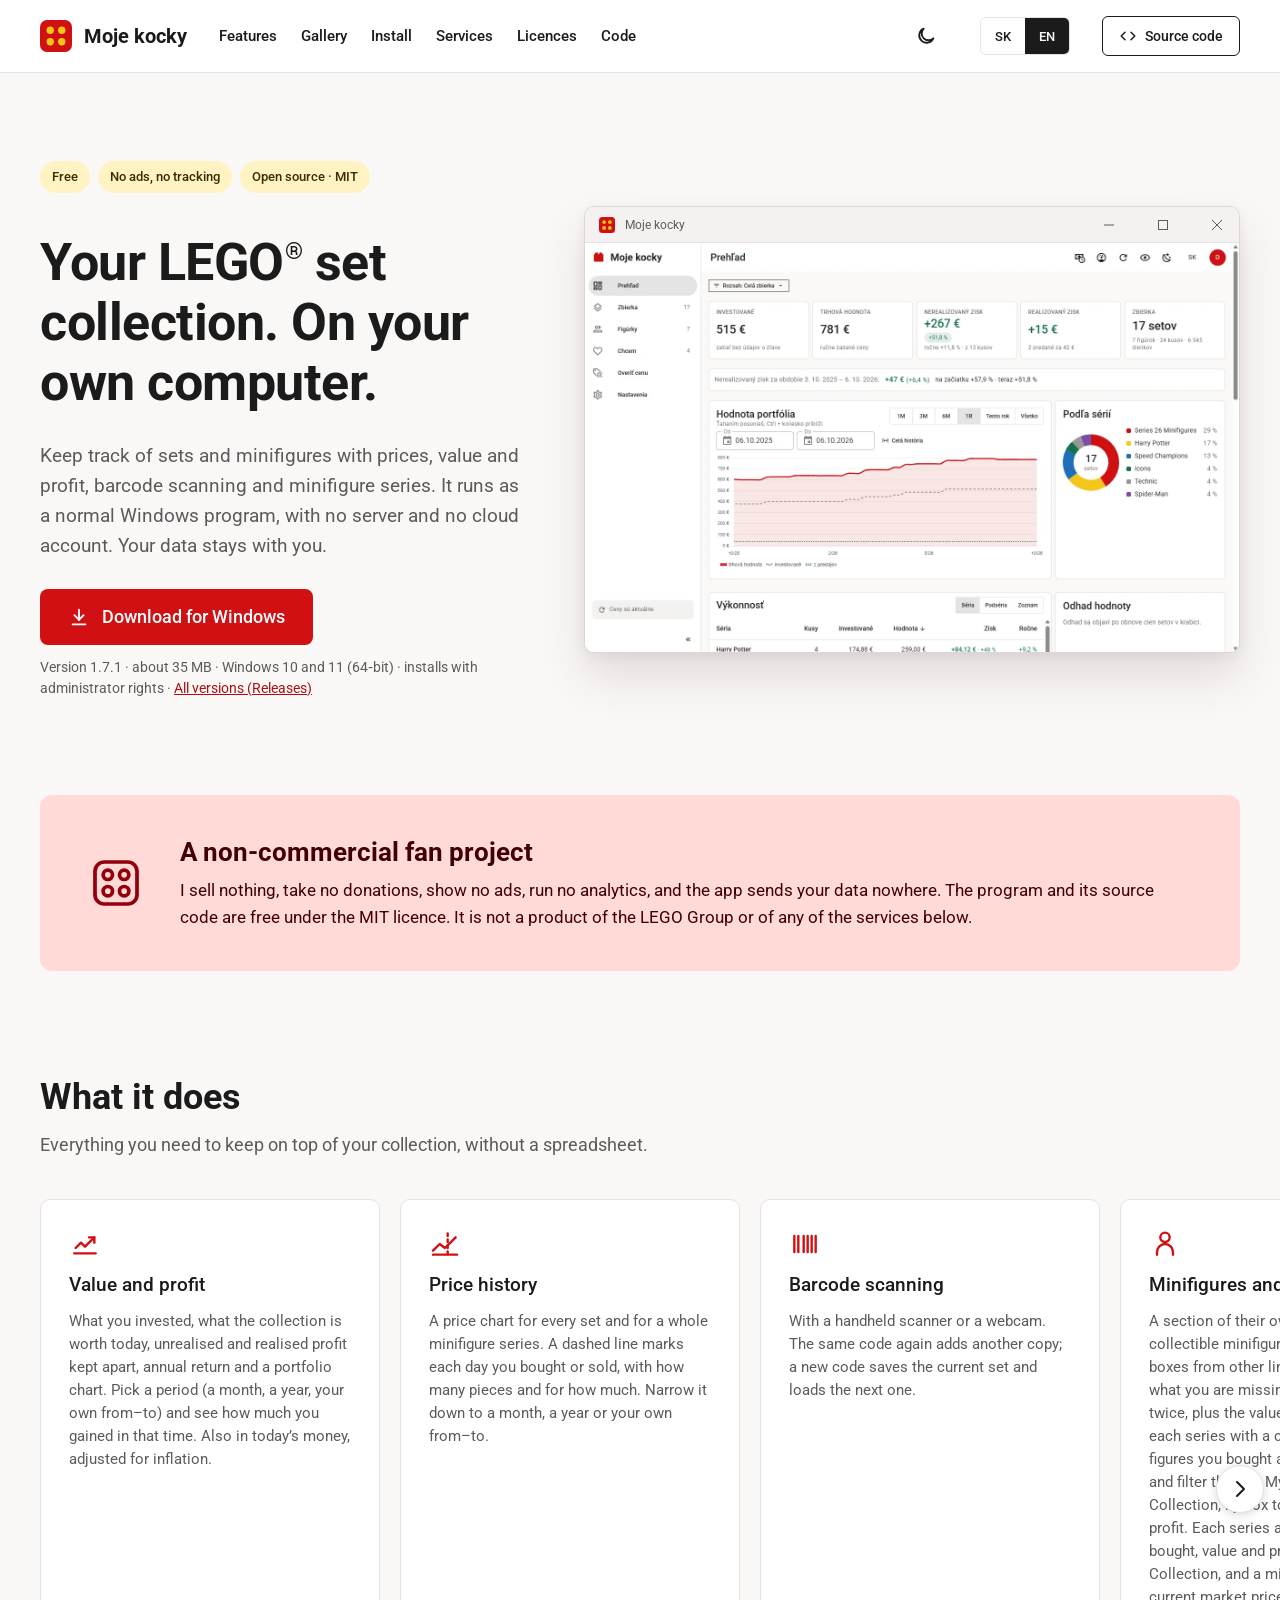
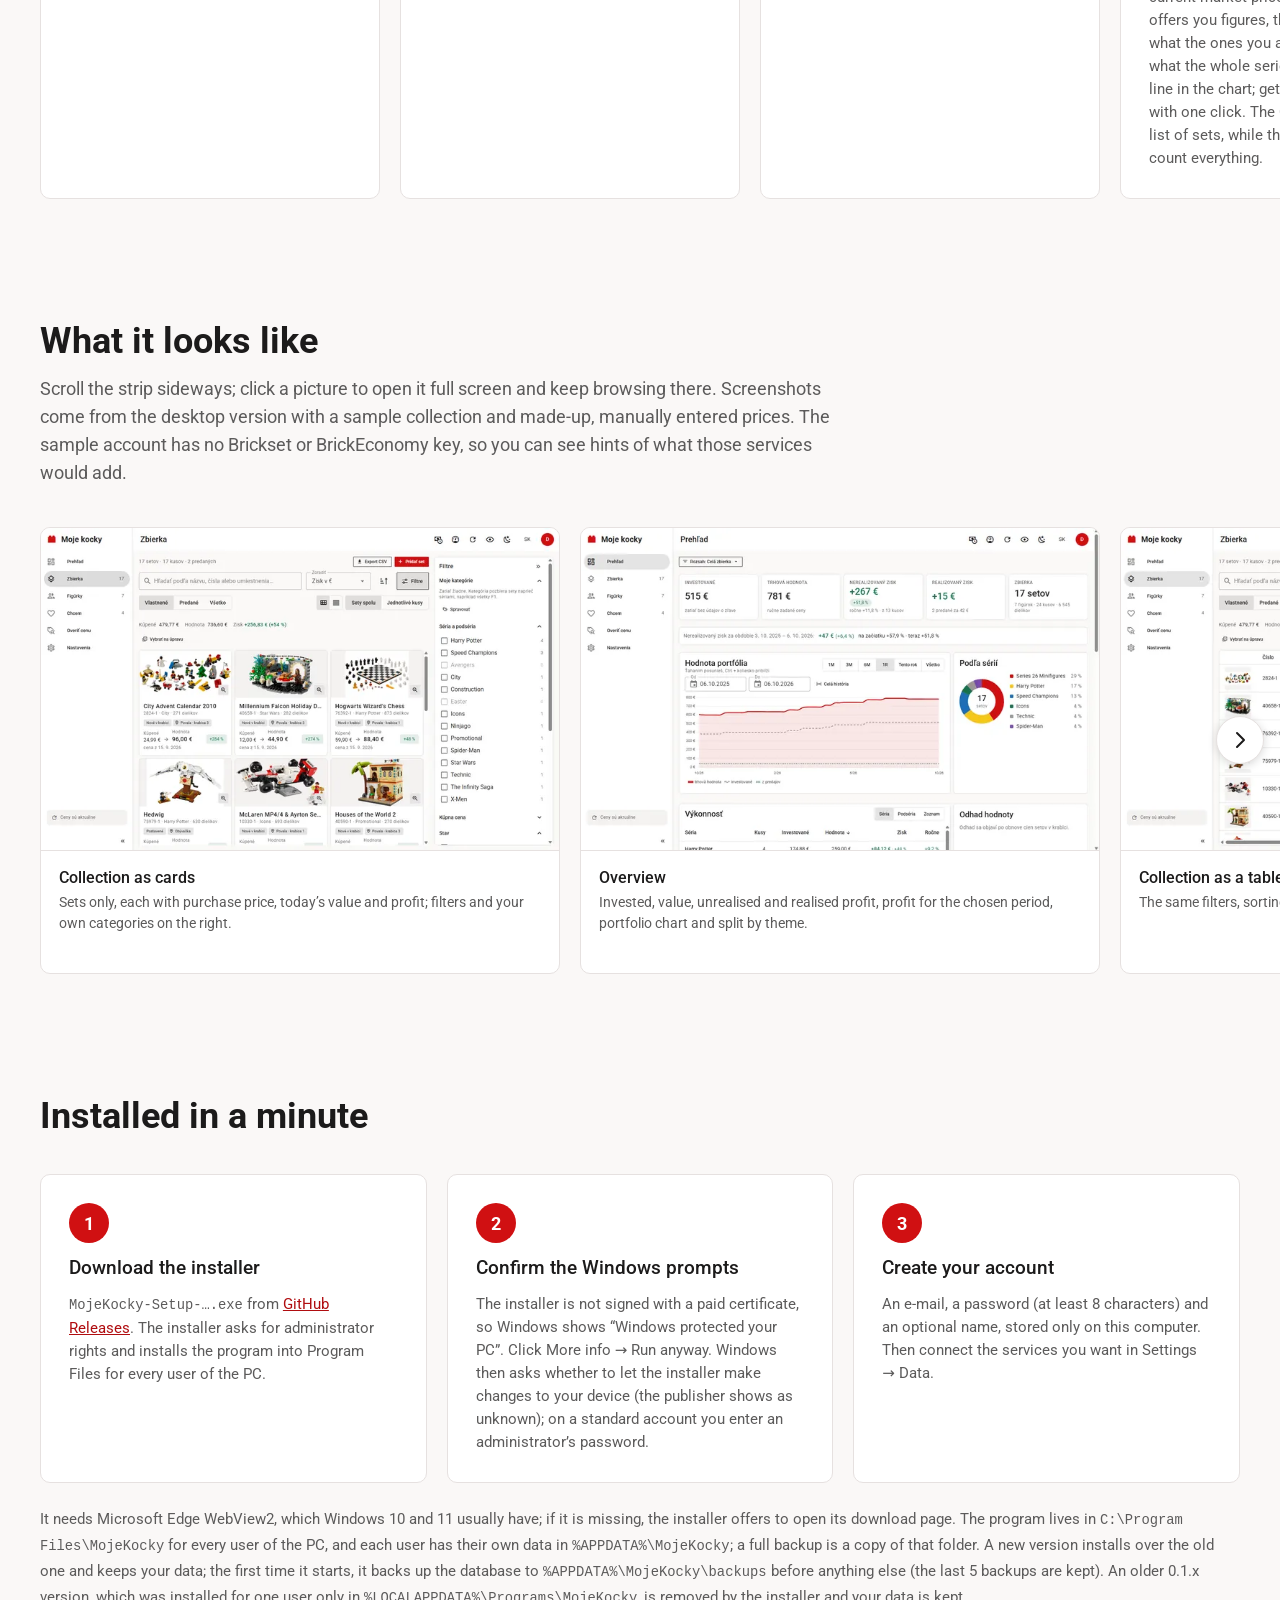
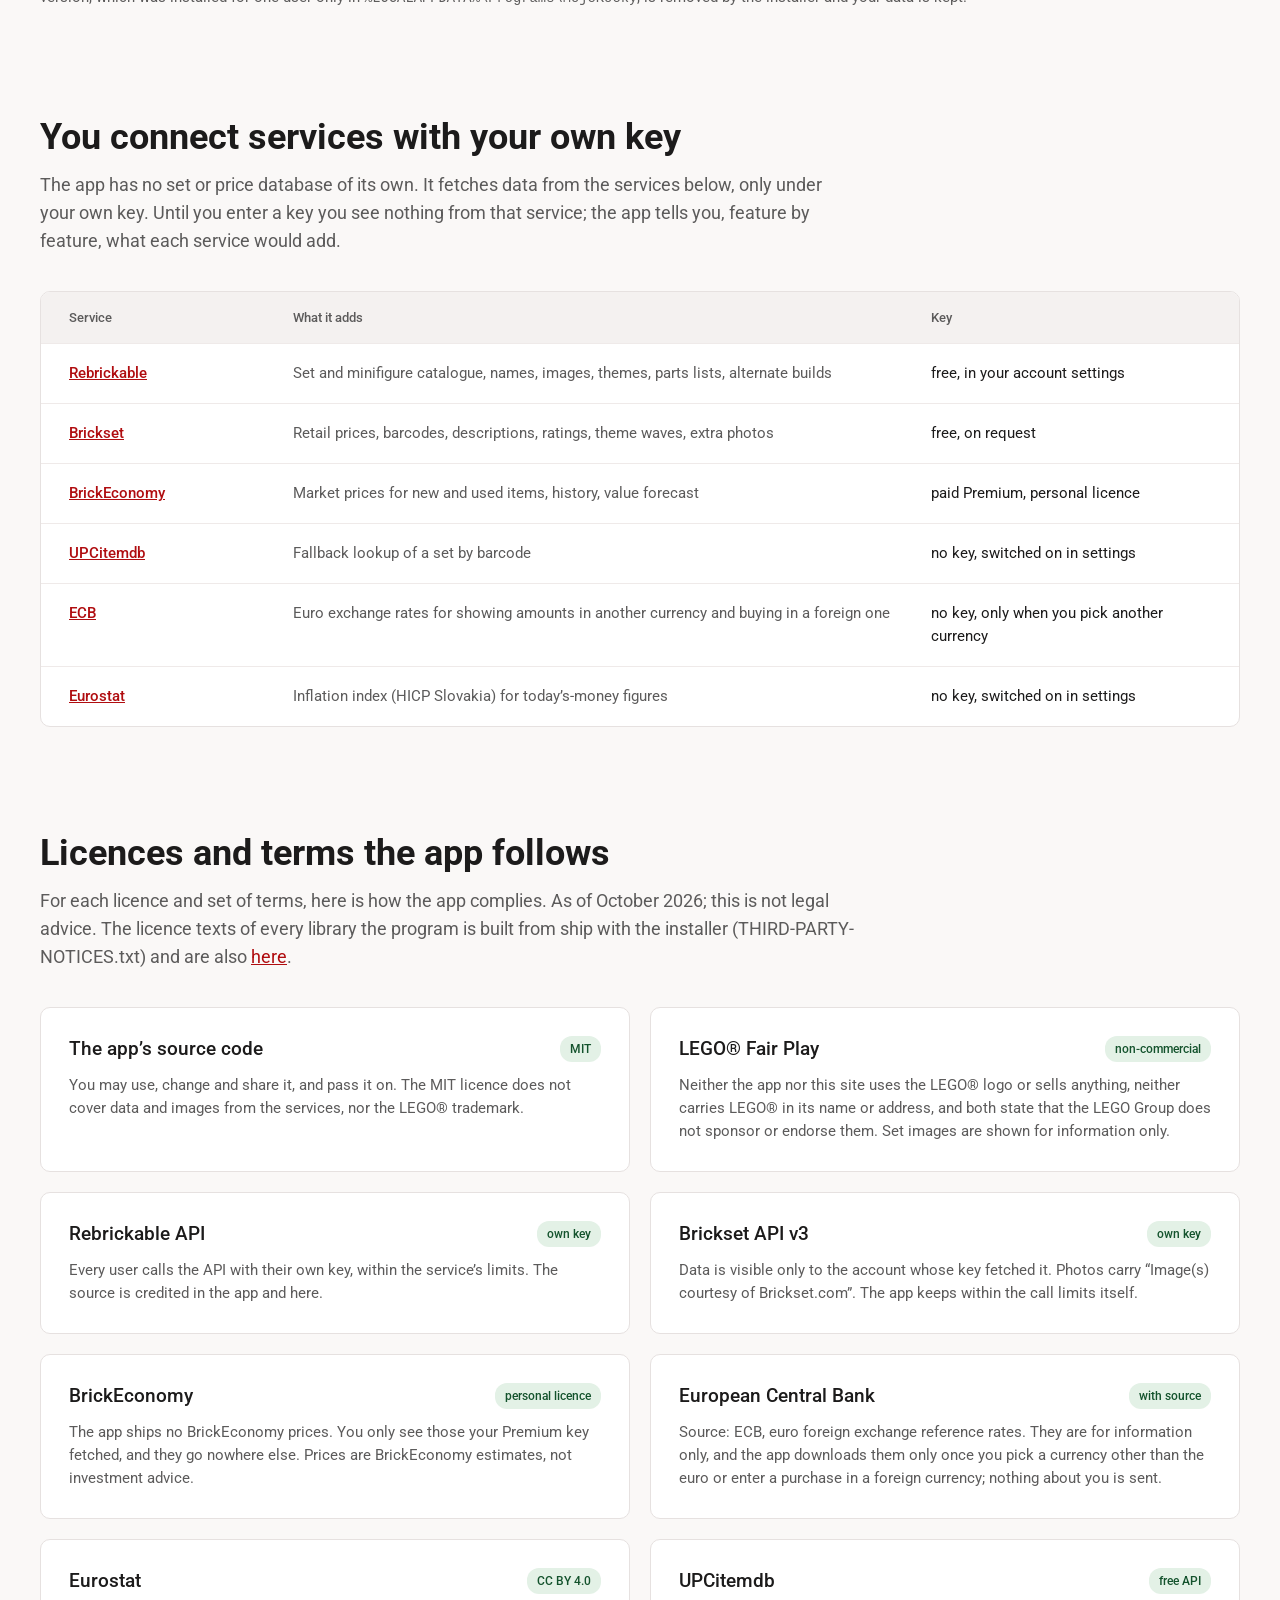
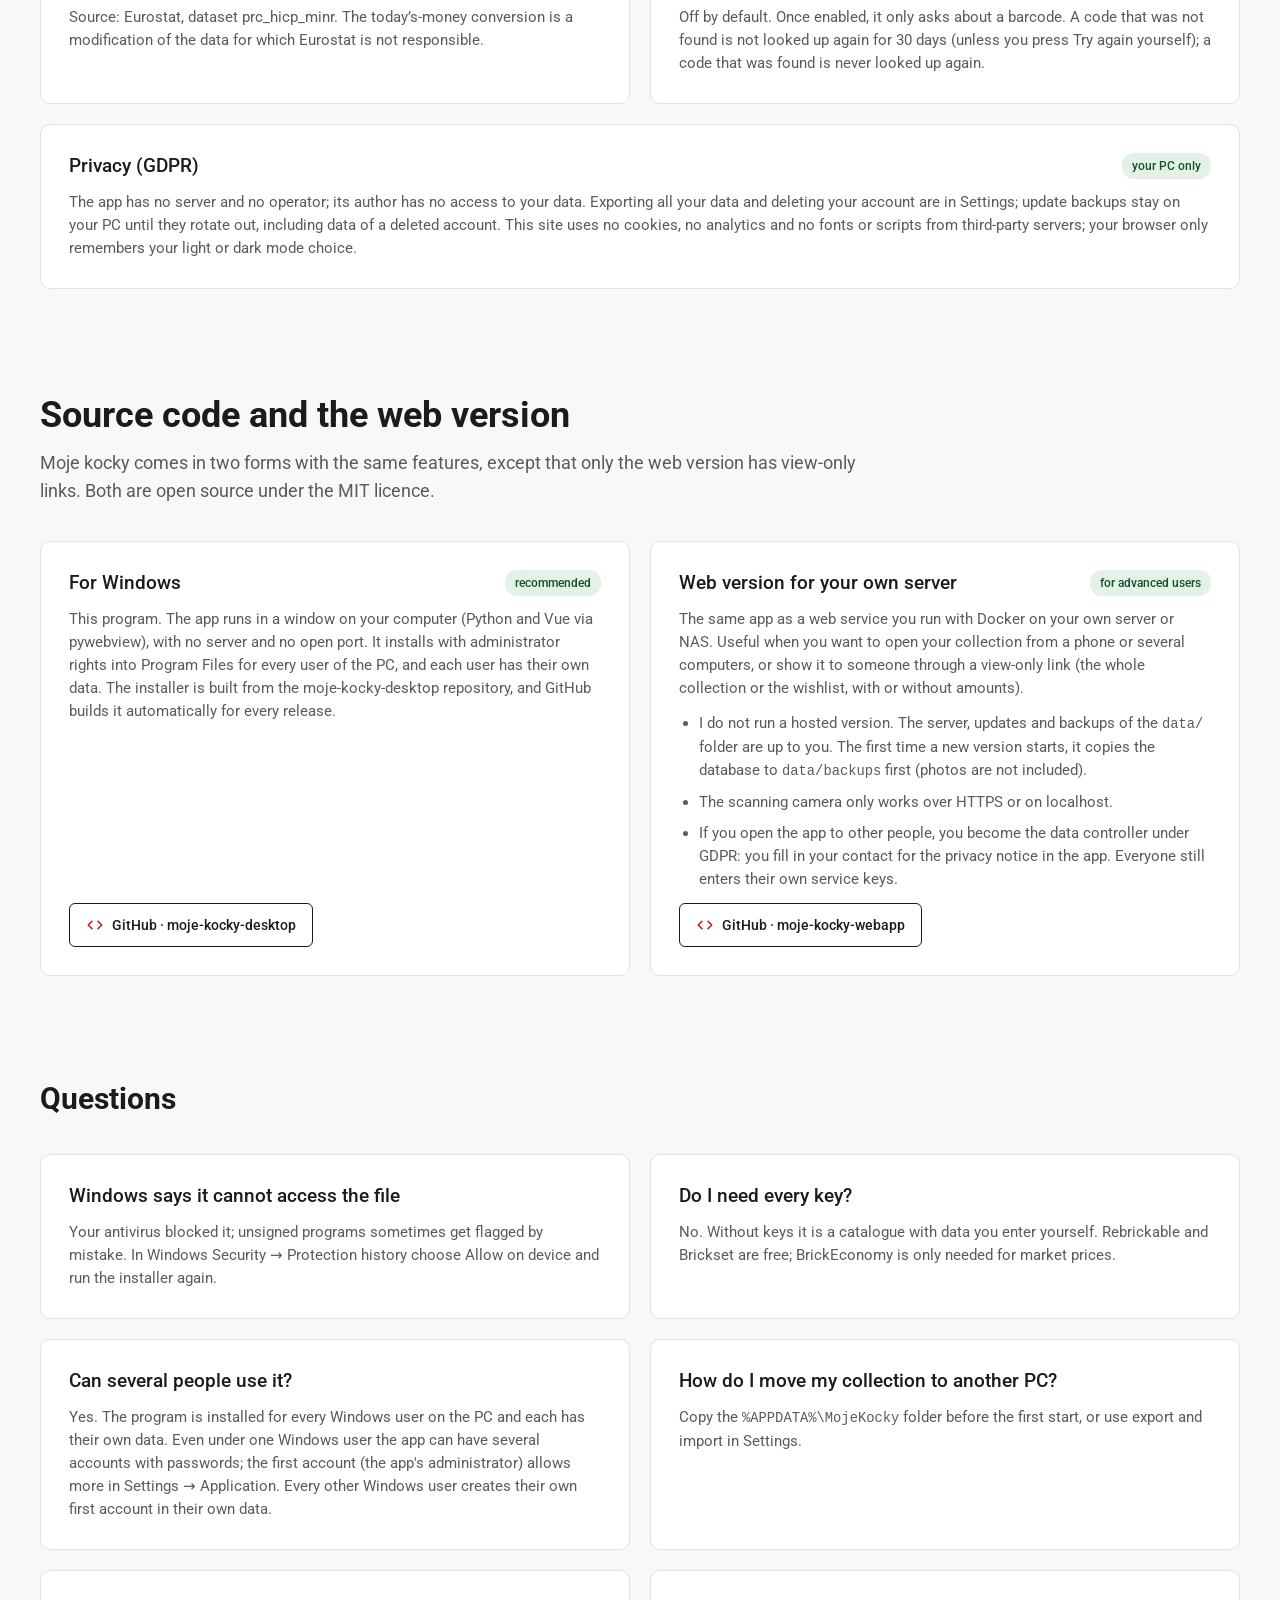
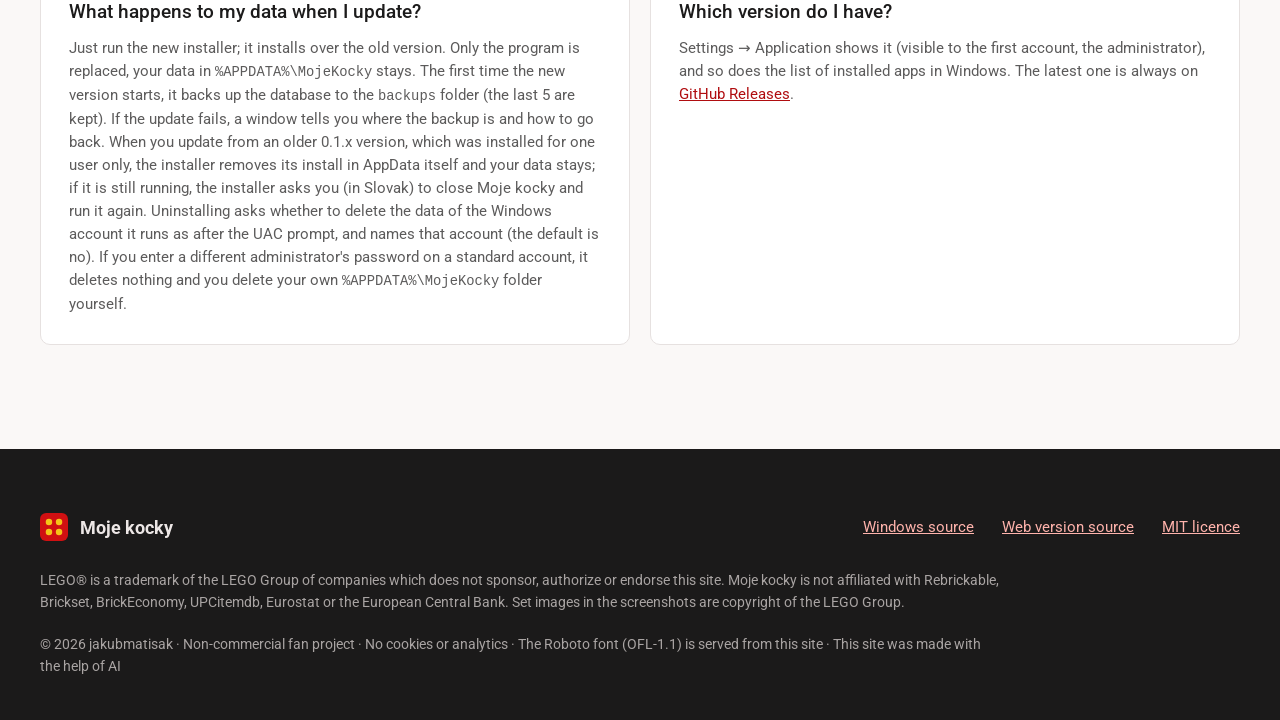
<file: index.html>
<!doctype html>
<html lang="sk" data-page="sk">
<head>
<meta charset="utf-8">
<meta name="viewport" content="width=device-width, initial-scale=1">
<title>Moje kocky – bezplatná evidencia zbierky LEGO® setov pre Windows</title>
<meta name="description" content="Bezplatná evidencia zbierky LEGO® setov a minifigúrok pre Windows: kúpna cena, hodnota a zisk, čiarové kódy, zberateľské série. Bez reklám, údaje ostávajú u teba.">
<meta name="robots" content="index, follow, max-image-preview:large">
<link rel="canonical" href="https://jakubmatisak.github.io/moje-kocky/">
<link rel="alternate" hreflang="sk" href="https://jakubmatisak.github.io/moje-kocky/">
<link rel="alternate" hreflang="en" href="https://jakubmatisak.github.io/moje-kocky/en/">
<link rel="alternate" hreflang="x-default" href="https://jakubmatisak.github.io/moje-kocky/">
<meta name="author" content="jakubmatisak">
<meta name="color-scheme" content="light dark">
<meta name="theme-color" content="#D01012">
<meta name="referrer" content="no-referrer">
<meta property="og:type" content="website">
<meta property="og:site_name" content="Moje kocky">
<meta property="og:url" content="https://jakubmatisak.github.io/moje-kocky/">
<meta property="og:title" content="Moje kocky – evidencia zbierky LEGO® setov pre Windows">
<meta property="og:description" content="Bezplatná evidencia zbierky LEGO® setov a figúrok. Hodnota, zisk, čiarové kódy a série figúrok, bez reklám a sledovania.">
<meta property="og:locale" content="sk_SK">
<meta property="og:locale:alternate" content="en_US">
<meta property="og:image" content="https://jakubmatisak.github.io/moje-kocky/assets/img/og.jpg">
<meta property="og:image:width" content="1200">
<meta property="og:image:height" content="630">
<meta property="og:image:type" content="image/jpeg">
<meta property="og:image:alt" content="Prehľad zbierky v programe Moje kocky: investované, hodnota, zisk a graf portfólia">
<meta name="twitter:card" content="summary_large_image">
<meta name="twitter:title" content="Moje kocky – evidencia zbierky LEGO® setov pre Windows">
<meta name="twitter:description" content="Bezplatná evidencia zbierky LEGO® setov a figúrok pre Windows, bez reklám a sledovania.">
<meta name="twitter:image" content="https://jakubmatisak.github.io/moje-kocky/assets/img/og.jpg">
<meta name="twitter:image:alt" content="Prehľad zbierky v programe Moje kocky: investované, hodnota, zisk a graf portfólia">
<script type="application/ld+json">
{
  "@context": "https://schema.org",
  "@type": "SoftwareApplication",
  "name": "Moje kocky",
  "alternateName": "Moje kocky Desktop",
  "url": "https://jakubmatisak.github.io/moje-kocky/",
  "description": "Bezplatná evidencia zbierky LEGO® setov a minifigúrok pre Windows: kúpna cena, trhová hodnota, zisk, skenovanie čiarových kódov a zberateľské série. Údaje ostávajú na tvojom počítači.",
  "applicationCategory": "LifestyleApplication",
  "operatingSystem": "Windows 10, Windows 11",
  "inLanguage": [
    "sk",
    "en"
  ],
  "softwareVersion": "1.7.1",
  "fileSize": "35 MB",
  "releaseNotes": "https://github.com/jakubmatisak/moje-kocky-desktop/releases/latest",
  "dateModified": "2026-10-26",
  "isAccessibleForFree": true,
  "license": "https://opensource.org/license/mit",
  "offers": {
    "@type": "Offer",
    "price": "0",
    "priceCurrency": "EUR"
  },
  "downloadUrl": "https://github.com/jakubmatisak/moje-kocky-desktop/releases/download/v1.7.1/MojeKocky-Setup-1.7.1.exe",
  "image": "https://jakubmatisak.github.io/moje-kocky/assets/img/og.jpg",
  "screenshot": [
    "https://jakubmatisak.github.io/moje-kocky/assets/img/prehlad.webp",
    "https://jakubmatisak.github.io/moje-kocky/assets/img/zbierka.webp",
    "https://jakubmatisak.github.io/moje-kocky/assets/img/seria.webp"
  ],
  "author": {
    "@type": "Person",
    "name": "jakubmatisak",
    "url": "https://github.com/jakubmatisak"
  },
  "sameAs": [
    "https://github.com/jakubmatisak/moje-kocky-desktop",
    "https://github.com/jakubmatisak/moje-kocky-webapp"
  ]
}
</script>
<link rel="apple-touch-icon" href="apple-touch-icon.png">
<link rel="icon" href="favicon.svg" type="image/svg+xml">
<link rel="preload" href="assets/fonts/roboto-latin-400-normal.woff2" as="font" type="font/woff2" crossorigin>
<script>try{var t=localStorage.getItem("theme");if(t==="light"||t==="dark")document.documentElement.dataset.theme=t}catch(e){}</script>
<link rel="stylesheet" href="assets/style.css?v=6">
<script src="assets/site.js?v=6" defer></script>
</head>
<body>
<a class="skip" href="#obsah"><span class="sk">Preskočiť na obsah</span><span class="en">Skip to content</span></a>

<header class="bar">
<div class="wrap">
<a class="brand" href="#top">
<svg width="32" height="32" viewBox="0 0 32 32" aria-hidden="true"><rect width="32" height="32" rx="7" fill="#D01012"/><g fill="#F5C518"><circle cx="10.24" cy="10.24" r="3.7"/><circle cx="21.76" cy="10.24" r="3.7"/><circle cx="10.24" cy="21.76" r="3.7"/><circle cx="21.76" cy="21.76" r="3.7"/></g></svg>
Moje kocky
</a>
<nav class="nav" aria-label="Sekcie">
<a href="#funkcie"><span class="sk">Čo vie</span><span class="en">Features</span></a>
<a href="#galeria"><span class="sk">Galéria</span><span class="en">Gallery</span></a>
<a href="#instalacia"><span class="sk">Inštalácia</span><span class="en">Install</span></a>
<a href="#sluzby"><span class="sk">Služby a kľúče</span><span class="en">Services</span></a>
<a href="#licencie"><span class="sk">Licencie</span><span class="en">Licences</span></a>
<a href="#kod"><span class="sk">Kód</span><span class="en">Code</span></a>
</nav>
<button type="button" class="theme" aria-label="Svetlý alebo tmavý režim / Light or dark mode" aria-pressed="false">
<svg class="moon" width="22" height="22" viewBox="0 0 24 24" fill="none" stroke="currentColor" stroke-width="2" stroke-linecap="round" stroke-linejoin="round" aria-hidden="true"><path d="M20 14.5A8 8 0 1 1 9.5 4a6.5 6.5 0 0 0 10.5 10.5z"/></svg>
<svg class="sun" width="22" height="22" viewBox="0 0 24 24" fill="none" stroke="currentColor" stroke-width="2" stroke-linecap="round" aria-hidden="true"><circle cx="12" cy="12" r="4"/><path d="M12 2v2M12 20v2M4.9 4.9l1.4 1.4M17.7 17.7l1.4 1.4M2 12h2M20 12h2M4.9 19.1l1.4-1.4M17.7 6.3l1.4-1.4"/></svg>
</button>
<div class="lang" role="group" aria-label="Jazyk / Language">
<button type="button" data-lang="sk" aria-pressed="true">SK</button>
<button type="button" data-lang="en" aria-pressed="false">EN</button>
</div>
<a class="btn-outline" href="#kod">
<svg width="18" height="18" viewBox="0 0 24 24" fill="none" stroke="currentColor" stroke-width="2" stroke-linecap="round" stroke-linejoin="round" aria-hidden="true"><path d="M8 7l-5 5 5 5"/><path d="M16 7l5 5-5 5"/></svg>
<span class="sk">Zdrojový kód</span><span class="en">Source code</span>
</a>
<details class="menu">
<summary aria-label="Ponuka / Menu"><svg width="24" height="24" viewBox="0 0 24 24" fill="none" stroke="currentColor" stroke-width="2" stroke-linecap="round" aria-hidden="true"><path d="M4 7h16"/><path d="M4 12h16"/><path d="M4 17h16"/></svg></summary>
<div class="menu-panel">
<a href="#funkcie"><span class="sk">Čo vie</span><span class="en">Features</span></a>
<a href="#galeria"><span class="sk">Galéria</span><span class="en">Gallery</span></a>
<a href="#instalacia"><span class="sk">Inštalácia</span><span class="en">Install</span></a>
<a href="#sluzby"><span class="sk">Služby a kľúče</span><span class="en">Services</span></a>
<a href="#licencie"><span class="sk">Licencie</span><span class="en">Licences</span></a>
<a href="#otazky"><span class="sk">Otázky</span><span class="en">FAQ</span></a>
<a href="#kod"><span class="sk">Zdrojový kód a web</span><span class="en">Source and web version</span></a>
</div>
</details>
</div>
</header>

<main id="obsah">
<section class="hero" id="top">
<div class="wrap">
<div class="hero-text">
<div class="chips">
<span class="chip"><span class="sk">Zadarmo</span><span class="en">Free</span></span>
<span class="chip"><span class="sk">Bez reklám a sledovania</span><span class="en">No ads, no tracking</span></span>
<span class="chip">Open source · MIT</span>
</div>
<h1><span class="sk">Tvoja zbierka LEGO<span class="reg">®</span> setov. Na tvojom počítači.</span><span class="en">Your LEGO<span class="reg">®</span> set collection. On your own computer.</span></h1>
<p class="lead"><span class="sk">Evidencia setov a figúrok s cenami, hodnotou a ziskom, skenovaním čiarových kódov a sériami figúrok. Beží ako obyčajný program pre Windows, bez servera a bez účtu v cloude. Údaje ostávajú u teba.</span><span class="en">Keep track of sets and minifigures with prices, value and profit, barcode scanning and minifigure series. It runs as a normal Windows program, with no server and no cloud account. Your data stays with you.</span></p>
<div class="download">
<a class="btn-primary" href="https://github.com/jakubmatisak/moje-kocky-desktop/releases/download/v1.7.1/MojeKocky-Setup-1.7.1.exe">
<svg width="22" height="22" viewBox="0 0 24 24" fill="none" stroke="currentColor" stroke-width="2" stroke-linecap="round" stroke-linejoin="round" aria-hidden="true"><path d="M12 4v11"/><path d="M7 10l5 5 5-5"/><path d="M5 20h14"/></svg>
<span class="sk">Stiahnuť pre Windows</span><span class="en">Download for Windows</span>
</a>
<span class="meta"><span class="sk">Verzia 1.7.1 · asi 35 MB · Windows 10 a 11&nbsp;(64&#8209;bit) · inštalácia s&nbsp;právami správcu · <a href="https://github.com/jakubmatisak/moje-kocky-desktop/releases">Všetky verzie (Releases)</a></span><span class="en">Version 1.7.1 · about 35 MB · Windows 10 and 11&nbsp;(64&#8209;bit) · installs with administrator rights · <a href="https://github.com/jakubmatisak/moje-kocky-desktop/releases">All versions (Releases)</a></span></span>
<span class="phone-note"><span class="sk">Si na telefóne? Moje kocky bežia len na počítači s Windows. Pošli si odkaz a stiahni si ich tam.</span><span class="en">On a phone? The app only runs on a Windows computer. Send yourself the link and download it there.</span></span>
</div>
</div>
<figure class="shot">
<div class="titlebar" aria-hidden="true">
<svg width="16" height="16" viewBox="0 0 32 32"><rect width="32" height="32" rx="7" fill="#D01012"/><g fill="#F5C518"><circle cx="10.24" cy="10.24" r="3.7"/><circle cx="21.76" cy="10.24" r="3.7"/><circle cx="10.24" cy="21.76" r="3.7"/><circle cx="21.76" cy="21.76" r="3.7"/></g></svg>
<span>Moje kocky</span>
<i><svg width="10" height="10" viewBox="0 0 10 10" stroke="currentColor"><path d="M0 5h10"/></svg></i>
<i><svg width="10" height="10" viewBox="0 0 10 10" fill="none" stroke="currentColor"><rect x="0.5" y="0.5" width="9" height="9"/></svg></i>
<i><svg width="10" height="10" viewBox="0 0 10 10" stroke="currentColor"><path d="M0 0l10 10M10 0L0 10"/></svg></i>
</div>
<img src="assets/img/prehlad.webp" width="1440" height="900" fetchpriority="high" alt="Prehľad: investované, trhová hodnota, zisk, graf hodnoty portfólia a rozdelenie podľa sérií" data-alt-en="Overview: invested, market value, profit, portfolio value chart and split by theme">
</figure>
</div>
</section>

<div class="wrap">
<section class="promise" aria-labelledby="promise-title">
<svg width="56" height="56" viewBox="0 0 24 24" fill="none" stroke-width="1.6" stroke-linecap="round" stroke-linejoin="round" aria-hidden="true"><rect x="3" y="3" width="18" height="18" rx="4"/><circle cx="8.5" cy="8.5" r="2"/><circle cx="15.5" cy="8.5" r="2"/><circle cx="8.5" cy="15.5" r="2"/><circle cx="15.5" cy="15.5" r="2"/></svg>
<div>
<h2 id="promise-title"><span class="sk">Nekomerčný projekt fanúšika</span><span class="en">A non-commercial fan project</span></h2>
<p><span class="sk">Nič nepredávam, nechcem príspevky, nemám reklamy ani analytiku a tvoje údaje nikam neodchádzajú. Program aj zdrojový kód sú zadarmo pod licenciou MIT. Nie je to produkt LEGO Group ani žiadnej zo služieb nižšie.</span><span class="en">I sell nothing, take no donations, show no ads, run no analytics, and the app sends your data nowhere. The program and its source code are free under the MIT licence. It is not a product of the LEGO Group or of any of the services below.</span></p>
</div>
</section>
</div>

<section class="section" id="funkcie">
<div class="wrap">
<div class="section-head">
<h2><span class="sk">Čo Moje kocky vedia</span><span class="en">What it does</span></h2>
<p><span class="sk">Všetko, čo potrebuješ na prehľad o zbierke, bez tabuľky v Exceli.</span><span class="en">Everything you need to keep on top of your collection, without a spreadsheet.</span></p>
</div>
<div class="carousel">
<button type="button" class="strip-prev" aria-label="Posunúť späť / Scroll back"><svg width="24" height="24" viewBox="0 0 24 24" fill="none" stroke="currentColor" stroke-width="2" stroke-linecap="round" stroke-linejoin="round" aria-hidden="true"><path d="M15 5l-7 7 7 7"/></svg></button>
<ul class="strip strip-cards">
<li><article class="card">
<svg width="32" height="32" viewBox="0 0 24 24" fill="none" stroke-width="1.8" stroke-linecap="round" stroke-linejoin="round" aria-hidden="true"><path d="M4 19h16"/><path d="M5 15l4-4 3 3 7-7"/><path d="M15 7h4v4"/></svg>
<h3><span class="sk">Hodnota a zisk</span><span class="en">Value and profit</span></h3>
<p><span class="sk">Koľko si investoval, koľko zbierka stojí dnes, nerealizovaný a realizovaný zisk oddelene, ročný výnos a graf portfólia. Zvolíš obdobie (mesiac, rok, vlastné od–do) a uvidíš, koľko si za ten čas zarobil. Aj v dnešných peniazoch, po inflácii.</span><span class="en">What you invested, what the collection is worth today, unrealised and realised profit kept apart, annual return and a portfolio chart. Pick a period (a month, a year, your own from–to) and see how much you gained in that time. Also in today’s money, adjusted for inflation.</span></p>
</article></li>
<li><article class="card">
<svg width="32" height="32" viewBox="0 0 24 24" fill="none" stroke-width="1.8" stroke-linecap="round" stroke-linejoin="round" aria-hidden="true"><path d="M3 17l5-5 4 3 8-8"/><path d="M14 4v16" stroke-dasharray="2 2.5"/><path d="M3 20h18"/></svg>
<h3><span class="sk">Vývoj ceny</span><span class="en">Price history</span></h3>
<p><span class="sk">Graf ceny pri každom sete aj pri celej sérii figúrok. Čiarkovaná čiara ukáže deň, keď si kupoval či predával, a koľko kusov za koľko. Obdobie si zúžiš na mesiac, rok alebo vlastné od–do.</span><span class="en">A price chart for every set and for a whole minifigure series. A dashed line marks each day you bought or sold, with how many pieces and for how much. Narrow it down to a month, a year or your own from–to.</span></p>
</article></li>
<li><article class="card">
<svg width="32" height="32" viewBox="0 0 24 24" fill="none" stroke-width="1.8" stroke-linecap="round" stroke-linejoin="round" aria-hidden="true"><path d="M4 6v12"/><path d="M7 6v12"/><path d="M11 6v12"/><path d="M14 6v12"/><path d="M17 6v12"/><path d="M20 6v12"/></svg>
<h3><span class="sk">Skenovanie čiarových kódov</span><span class="en">Barcode scanning</span></h3>
<p><span class="sk">Ručnou čítačkou alebo webkamerou. Rovnaký kód znova pridá ďalší kus, nový kód uloží rozpracovaný set a načíta ďalší.</span><span class="en">With a handheld scanner or a webcam. The same code again adds another copy; a new code saves the current set and loads the next one.</span></p>
</article></li>
<li><article class="card">
<svg width="32" height="32" viewBox="0 0 24 24" fill="none" stroke-width="1.8" stroke-linecap="round" stroke-linejoin="round" aria-hidden="true"><circle cx="12" cy="7" r="3.5"/><path d="M6 20v-2a6 6 0 0 1 12 0v2"/></svg>
<h3><span class="sk">Figúrky a série</span><span class="en">Minifigures and series</span></h3>
<p><span class="sk">Vlastná sekcia so všetkými zberateľskými sériami minifigúrok aj blind-boxmi iných radov: hneď vidíš, čo ti chýba a čo máš dvakrát, a pri každej sérii aj hodnotu tvojich figúrok s grafom. Viac kúpených figúrok pridáš naraz jednou sumou a v Moje figúrky ich filtruješ ako Zbierku, aj podľa krabice, s hodnotou a ziskom. Pri sérii aj figúrke vidíš kúpené, hodnotu a zisk ako v Zbierke a pri chýbajúcej figúrke aktuálnu cenu na trhu. Keď ti niekto ponúkne figúrky, karta série ukáže, koľko stoja tie, ktoré ti chýbajú, aj celá séria, so zelenou čiarou v grafe; ceny chýbajúcich stiahneš jedným klikom. Zbierka tak ostáva prehľadná so setmi, Prehľad a export rátajú všetko.</span><span class="en">A section of their own with every collectible minifigure series and blind boxes from other lines: see at a glance what you are missing and what you have twice, plus the value of your figures in each series with a chart. Add several figures you bought at once, for one total, and filter them in My minifigures like the Collection, by box too, with value and profit. Each series and figure shows bought, value and profit like the Collection, and a missing figure shows its current market price. When someone offers you figures, the series card shows what the ones you are missing cost and what the whole series costs, with a green line in the chart; get the missing prices with one click. The Collection stays a tidy list of sets, while the Overview and export count everything.</span></p>
</article></li>
<li><article class="card">
<svg width="32" height="32" viewBox="0 0 24 24" fill="none" stroke-width="1.8" stroke-linecap="round" stroke-linejoin="round" aria-hidden="true"><circle cx="11" cy="11" r="6"/><path d="M20 20l-4.5-4.5"/><path d="M9 11h4"/><path d="M11 9v4"/></svg>
<h3><span class="sk">Filtre, kategórie, umiestnenie</span><span class="en">Filters, categories, storage</span></h3>
<p><span class="sk">Hľadanie bez diakritiky, filtre podľa série, roku, stavu či krabice na povale, vlastné kategórie (vyberieš ich pri pridaní aj úprave) a hromadná úprava.</span><span class="en">Accent-insensitive search, filters by theme, year, condition or the box in the attic, your own categories (picked when adding or editing) and bulk editing.</span></p>
</article></li>
<li><article class="card">
<svg width="32" height="32" viewBox="0 0 24 24" fill="none" stroke-width="1.8" stroke-linecap="round" stroke-linejoin="round" aria-hidden="true"><path d="M12 20s-7-4.4-7-10a4 4 0 0 1 7-2.6A4 4 0 0 1 19 10c0 5.6-7 10-7 10z"/></svg>
<h3><span class="sk">Chcem a overenie ceny</span><span class="en">Wishlist and price check</span></h3>
<p><span class="sk">Zoznam želaných setov s cieľovou cenou a rýchle overenie ceny setu, ktorý práve držíš v obchode. Chcem upozorní, keď set už máš v zbierke.</span><span class="en">A wishlist with target prices and a quick price check for the set you are holding in the shop. The wishlist tells you when a set is already in your collection.</span></p>
</article></li>
<li><article class="card">
<svg width="32" height="32" viewBox="0 0 24 24" fill="none" stroke-width="1.8" stroke-linecap="round" stroke-linejoin="round" aria-hidden="true"><rect x="3" y="5" width="18" height="14" rx="1.5"/><path d="M3 10h18"/><path d="M9 10v9"/></svg>
<h3><span class="sk">Karty alebo tabuľka</span><span class="en">Cards or a table</span></h3>
<p><span class="sk">Zbierka, Chcem aj Figúrky ako karty alebo tabuľka s fotkami. Každý stĺpec zoradíš klikom na hlavičku a pri cene vidíš, z ktorého dňa je. V úzkom okne sa tabuľka zmení na prehľadné riadky, nič sa neposúva do strany.</span><span class="en">Collection, wishlist and minifigures as cards or a table with photos. Sort by any column with a click on its header and see which day each price is from. In a narrow window the table turns into compact rows, with no sideways scrolling.</span></p>
</article></li>
<li><article class="card">
<svg width="32" height="32" viewBox="0 0 24 24" fill="none" stroke-width="1.8" stroke-linecap="round" stroke-linejoin="round" aria-hidden="true"><path d="M6 3h8l4 4v14H6z"/><path d="M14 3v4h4"/><path d="M12 11v6"/><path d="M9 14l3 3 3-3"/></svg>
<h3><span class="sk">Import, export a fotky</span><span class="en">Import, export and photos</span></h3>
<p><span class="sk">Prenes zbierku z Excelu (CSV aj XLSX) a späť. Ku každému kusu vlastné fotky, zmenšené a bez polohy GPS.</span><span class="en">Bring your collection over from Excel (CSV or XLSX) and back. Your own photos for every item, resized and without GPS location.</span></p>
</article></li>
<li><article class="card">
<svg width="32" height="32" viewBox="0 0 24 24" fill="none" stroke-width="1.8" stroke-linecap="round" stroke-linejoin="round" aria-hidden="true"><circle cx="12" cy="12" r="8"/><path d="M14.5 9.5a3 3 0 1 0 0 5"/><path d="M8 11h5"/><path d="M8 13h5"/></svg>
<h3><span class="sk">Tvoja mena</span><span class="en">Your currency</span></h3>
<p><span class="sk">Sumy v eurách, korunách, dolároch, librách, zlotých, forintoch či frankoch, prepočítané kurzom Európskej centrálnej banky. Set kúpený v Česku zadáš v korunách a prepočíta sa kurzom zo dňa kúpy.</span><span class="en">Amounts in euros, crowns, dollars, pounds, zlotys, forints or francs, converted at the European Central Bank rate. A set bought in Czechia is entered in crowns and converted at the rate of the purchase date.</span></p>
</article></li>
<li><article class="card">
<svg width="32" height="32" viewBox="0 0 24 24" fill="none" stroke-width="1.8" stroke-linecap="round" stroke-linejoin="round" aria-hidden="true"><rect x="4" y="9" width="16" height="10" rx="1.5"/><rect x="7" y="6" width="3" height="3" rx="0.5"/><rect x="14" y="6" width="3" height="3" rx="0.5"/></svg>
<h3><span class="sk">Diely a stavby</span><span class="en">Parts and builds</span></h3>
<p><span class="sk">Zoznam dielikov setu podľa farieb, kontrola úplnosti pri rozobratom alebo kúpenom použitom sete (štítok „chýbajú 3“ a zoznam na stiahnutie) a alternatívne stavby, ktoré z dielikov setu postavíš.</span><span class="en">A set’s parts by colour, a completeness check for a dismantled or second-hand set (a “3 missing” tag and a downloadable list) and alternate builds you can make from the set’s parts.</span></p>
</article></li>
<li><article class="card">
<svg width="32" height="32" viewBox="0 0 24 24" fill="none" stroke-width="1.8" stroke-linecap="round" stroke-linejoin="round" aria-hidden="true"><path d="M20 12a8 8 0 1 1-2.3-5.6"/><path d="M20 4v5h-5"/></svg>
<h3><span class="sk">Ceny pod kontrolou</span><span class="en">Prices under control</span></h3>
<p><span class="sk">Ceny sa môžu obnovovať samy každý deň v čase, ktorý si zvolíš, aj keď Moje kocky nie sú otvorené. Ručná obnova sa opýta, koľko cien obnoviť, a ukáže zvyšok denného limitu. Najprv sety bez ceny, potom najstaršie. Fotku setu zväčšíš jedným klikom a prihlásenie si Moje kocky na tvojom počítači zapamätajú, keď chceš.</span><span class="en">Prices can refresh themselves every day at a time you choose, even when Moje kocky is not open. A manual refresh asks how many prices to refresh and shows what is left of the daily limit. Sets without a price go first, then the oldest. A set photo enlarges with one click, and the app remembers your sign-in on your computer if you want.</span></p>
</article></li>
</ul>
<button type="button" class="strip-next" aria-label="Posunúť ďalej / Scroll on"><svg width="24" height="24" viewBox="0 0 24 24" fill="none" stroke="currentColor" stroke-width="2" stroke-linecap="round" stroke-linejoin="round" aria-hidden="true"><path d="M9 5l7 7-7 7"/></svg></button>
</div>
</div>
</section>

<section class="section" id="galeria">
<div class="wrap">
<div class="section-head">
<h2><span class="sk">Ako to vyzerá</span><span class="en">What it looks like</span></h2>
<p><span class="sk">Pás posúvaš do strany; klikni na obrázok a otvorí sa cez celú obrazovku, kde listuješ ďalej. Snímky sú z desktopovej verzie s ukážkovou zbierkou a vymyslenými, ručne zadanými cenami. Ukážkový účet nemá kľúče Brickset ani BrickEconomy, preto miestami vidieť tip, čo by služba doplnila.</span><span class="en">Scroll the strip sideways; click a picture to open it full screen and keep browsing there. Screenshots come from the desktop version with a sample collection and made-up, manually entered prices. The sample account has no Brickset or BrickEconomy key, so you can see hints of what those services would add.</span></p>
</div>
<div class="carousel">
<button type="button" class="strip-prev" aria-label="Posunúť späť / Scroll back"><svg width="24" height="24" viewBox="0 0 24 24" fill="none" stroke="currentColor" stroke-width="2" stroke-linecap="round" stroke-linejoin="round" aria-hidden="true"><path d="M15 5l-7 7 7 7"/></svg></button>
<ul class="strip">
<li><a class="thumb" href="assets/img/zbierka.webp" data-full="assets/img/zbierka.webp">
<img src="assets/img/zbierka-male.webp" width="720" height="450" loading="lazy" alt="Zbierka ako karty: Len sety, pri každom kúpna cena, dnešná hodnota a zisk; filtre a vlastné kategórie vpravo." data-alt-en="Collection as cards: Sets only, each with purchase price, today’s value and profit; filters and your own categories on the right.">
<span class="cap"><strong><span class="sk">Zbierka ako karty</span><span class="en">Collection as cards</span></strong><span class="sk">Len sety, pri každom kúpna cena, dnešná hodnota a zisk; filtre a vlastné kategórie vpravo.</span><span class="en">Sets only, each with purchase price, today’s value and profit; filters and your own categories on the right.</span></span>
</a></li>
<li><a class="thumb" href="assets/img/prehlad.webp" data-full="assets/img/prehlad.webp">
<img src="assets/img/prehlad-male.webp" width="720" height="450" loading="lazy" alt="Prehľad: Investované, hodnota, nerealizovaný a realizovaný zisk, zisk za zvolené obdobie, graf portfólia a rozdelenie podľa sérií." data-alt-en="Overview: Invested, value, unrealised and realised profit, profit for the chosen period, portfolio chart and split by theme.">
<span class="cap"><strong><span class="sk">Prehľad</span><span class="en">Overview</span></strong><span class="sk">Investované, hodnota, nerealizovaný a realizovaný zisk, zisk za zvolené obdobie, graf portfólia a rozdelenie podľa sérií.</span><span class="en">Invested, value, unrealised and realised profit, profit for the chosen period, portfolio chart and split by theme.</span></span>
</a></li>
<li><a class="thumb" href="assets/img/tabulka.webp" data-full="assets/img/tabulka.webp">
<img src="assets/img/tabulka-male.webp" width="720" height="450" loading="lazy" alt="Zbierka ako tabuľka: Tie isté filtre, zoradenie podľa stĺpcov a hromadná úprava." data-alt-en="Collection as a table: The same filters, sorting by column and bulk editing.">
<span class="cap"><strong><span class="sk">Zbierka ako tabuľka</span><span class="en">Collection as a table</span></strong><span class="sk">Tie isté filtre, zoradenie podľa stĺpcov a hromadná úprava.</span><span class="en">The same filters, sorting by column and bulk editing.</span></span>
</a></li>
<li><a class="thumb" href="assets/img/uzka.webp" data-full="assets/img/uzka.webp">
<img src="assets/img/uzka-male.webp" width="720" height="450" loading="lazy" alt="Tabuľka v úzkom okne: S otvorenými filtrami sa riadok zloží: fotka, názov, séria, kúpené, hodnota, zisk a kde set leží." data-alt-en="The table in a narrow window: With the filters open each row folds up: photo, name, theme, paid, value, profit and where the set is stored.">
<span class="cap"><strong><span class="sk">Tabuľka v úzkom okne</span><span class="en">The table in a narrow window</span></strong><span class="sk">S otvorenými filtrami sa riadok zloží: fotka, názov, séria, kúpené, hodnota, zisk a kde set leží.</span><span class="en">With the filters open each row folds up: photo, name, theme, paid, value, profit and where the set is stored.</span></span>
</a></li>
<li><a class="thumb" href="assets/img/detail.webp" data-full="assets/img/detail.webp">
<img src="assets/img/detail-male.webp" width="720" height="450" loading="lazy" alt="Detail setu: Tvoje kusy s umiestnením a ziskom, graf ceny s čiarou v deň nákupu a výber obdobia." data-alt-en="Set detail: Your copies with storage place and profit, a price chart with a line on the day you bought, and a period picker.">
<span class="cap"><strong><span class="sk">Detail setu</span><span class="en">Set detail</span></strong><span class="sk">Tvoje kusy s umiestnením a ziskom, graf ceny s čiarou v deň nákupu a výber obdobia.</span><span class="en">Your copies with storage place and profit, a price chart with a line on the day you bought, and a period picker.</span></span>
</a></li>
<li><a class="thumb" href="assets/img/chcem.webp" data-full="assets/img/chcem.webp">
<img src="assets/img/chcem-male.webp" width="720" height="450" loading="lazy" alt="Chcem: Želané sety s cieľovou cenou a tým, ako ďaleko od nej je trh; „Kúpil som“ presunie set do zbierky." data-alt-en="Wishlist: Wanted sets with a target price and how far the market is from it; “I bought it” moves a set into your collection.">
<span class="cap"><strong><span class="sk">Chcem</span><span class="en">Wishlist</span></strong><span class="sk">Želané sety s cieľovou cenou a tým, ako ďaleko od nej je trh; „Kúpil som“ presunie set do zbierky.</span><span class="en">Wanted sets with a target price and how far the market is from it; “I bought it” moves a set into your collection.</span></span>
</a></li>
<li><a class="thumb" href="assets/img/figurky.webp" data-full="assets/img/figurky.webp">
<img src="assets/img/figurky-male.webp" width="720" height="450" loading="lazy" alt="Zberateľské série: Všetky série minifigúrok aj blind-boxy iných radov vo vlastnej sekcii Figúrky, s postupom zbierania." data-alt-en="Collectible series: Every minifigure series and other blind-box lines in a Minifigures section of their own, with your progress.">
<span class="cap"><strong><span class="sk">Zberateľské série</span><span class="en">Collectible series</span></strong><span class="sk">Všetky série minifigúrok aj blind-boxy iných radov vo vlastnej sekcii Figúrky, s postupom zbierania.</span><span class="en">Every minifigure series and other blind-box lines in a Minifigures section of their own, with your progress.</span></span>
</a></li>
<li><a class="thumb" href="assets/img/seria.webp" data-full="assets/img/seria.webp">
<img src="assets/img/seria-male.webp" width="720" height="450" loading="lazy" alt="Séria figúrok: Koľko si za tvoje figúrky zaplatil a koľko majú dnes, graf ceny s dňami nákupov a pod tým, ktoré figúrky máš a ktoré chýbajú." data-alt-en="A minifigure series: What you paid for your figures and what they are worth today, a price chart with your purchase days, and below it which figures you have and which are missing.">
<span class="cap"><strong><span class="sk">Séria figúrok</span><span class="en">A minifigure series</span></strong><span class="sk">Koľko si za tvoje figúrky zaplatil a koľko majú dnes, graf ceny s dňami nákupov a pod tým, ktoré figúrky máš a ktoré chýbajú.</span><span class="en">What you paid for your figures and what they are worth today, a price chart with your purchase days, and below it which figures you have and which are missing.</span></span>
</a></li>
<li><a class="thumb" href="assets/img/pridat.webp" data-full="assets/img/pridat.webp">
<img src="assets/img/pridat-male.webp" width="720" height="450" loading="lazy" alt="Pridanie setu: Číslom, ručnou čítačkou alebo kamerou; keď set už máš, zobrazí sa upozornenie." data-alt-en="Adding a set: By number, handheld scanner or camera; the app tells you when you already own it.">
<span class="cap"><strong><span class="sk">Pridanie setu</span><span class="en">Adding a set</span></strong><span class="sk">Číslom, ručnou čítačkou alebo kamerou; keď set už máš, zobrazí sa upozornenie.</span><span class="en">By number, handheld scanner or camera; the app tells you when you already own it.</span></span>
</a></li>
<li><a class="thumb" href="assets/img/tmavy.webp" data-full="assets/img/tmavy.webp">
<img src="assets/img/tmavy-male.webp" width="720" height="450" loading="lazy" alt="Tmavý režim: Celý program aj v tmavom, tu Zbierka ako karty; prepína sa jedným tlačidlom." data-alt-en="Dark mode: The whole app in dark, here the Collection as cards; switched with one button.">
<span class="cap"><strong><span class="sk">Tmavý režim</span><span class="en">Dark mode</span></strong><span class="sk">Celý program aj v tmavom, prepína sa jedným tlačidlom.</span><span class="en">The whole app in dark, switched with one button.</span></span>
</a></li>
</ul>
<button type="button" class="strip-next" aria-label="Posunúť ďalej / Scroll on"><svg width="24" height="24" viewBox="0 0 24 24" fill="none" stroke="currentColor" stroke-width="2" stroke-linecap="round" stroke-linejoin="round" aria-hidden="true"><path d="M9 5l7 7-7 7"/></svg></button>
</div>
</div>
</section>

<dialog class="viewer" aria-label="Galéria / Gallery">
<div class="viewer-bar"><span class="viewer-count" aria-live="polite"></span>
<button type="button" class="viewer-close" aria-label="Zavrieť / Close"><svg width="24" height="24" viewBox="0 0 24 24" fill="none" stroke="currentColor" stroke-width="2" stroke-linecap="round" aria-hidden="true"><path d="M6 6l12 12M18 6L6 18"/></svg></button></div>
<div class="track" tabindex="-1"></div>
<button type="button" class="viewer-prev" aria-label="Predchádzajúci / Previous"><svg width="28" height="28" viewBox="0 0 24 24" fill="none" stroke="currentColor" stroke-width="2" stroke-linecap="round" stroke-linejoin="round" aria-hidden="true"><path d="M15 5l-7 7 7 7"/></svg></button>
<button type="button" class="viewer-next" aria-label="Ďalší / Next"><svg width="28" height="28" viewBox="0 0 24 24" fill="none" stroke="currentColor" stroke-width="2" stroke-linecap="round" stroke-linejoin="round" aria-hidden="true"><path d="M9 5l7 7-7 7"/></svg></button>
</dialog>

<section class="section" id="instalacia">
<div class="wrap">
<div class="section-head">
<h2><span class="sk">Inštalácia za minútu</span><span class="en">Installed in a minute</span></h2>
</div>
<div class="grid g3 steps">
<article class="card">
<span class="step" aria-hidden="true">1</span>
<h3><span class="sk">Stiahni inštalátor</span><span class="en">Download the installer</span></h3>
<p><span class="sk"><code>MojeKocky-Setup-….exe</code> z <a href="https://github.com/jakubmatisak/moje-kocky-desktop/releases/latest">GitHub Releases</a>. Inštalátor si vypýta práva správcu a program nainštaluje do Program Files pre všetkých používateľov počítača.</span><span class="en"><code>MojeKocky-Setup-….exe</code> from <a href="https://github.com/jakubmatisak/moje-kocky-desktop/releases/latest">GitHub Releases</a>. The installer asks for administrator rights and installs the program into Program Files for every user of the PC.</span></p>
</article>
<article class="card">
<span class="step" aria-hidden="true">2</span>
<h3><span class="sk">Potvrď otázky Windows</span><span class="en">Confirm the Windows prompts</span></h3>
<p><span class="sk">Inštalátor nie je podpísaný platným certifikátom, preto Windows ukáže „Windows chránil tento počítač“. Klikni na Ďalšie informácie → Spustiť aj tak. Potom sa Windows opýta, či inštalátoru povoliť zmeny v zariadení (vydavateľ je neznámy); na bežnom účte zadáš heslo správcu.</span><span class="en">The installer is not signed with a paid certificate, so Windows shows “Windows protected your PC”. Click More info → Run anyway. Windows then asks whether to let the installer make changes to your device (the publisher shows as unknown); on a standard account you enter an administrator’s password.</span></p>
</article>
<article class="card">
<span class="step" aria-hidden="true">3</span>
<h3><span class="sk">Vytvor si účet</span><span class="en">Create your account</span></h3>
<p><span class="sk">E-mail, heslo (aspoň 8 znakov) a nepovinné meno, uložené len na tomto počítači. Potom v Nastaveniach → Dáta pripoj služby, ktoré chceš používať.</span><span class="en">An e-mail, a password (at least 8 characters) and an optional name, stored only on this computer. Then connect the services you want in Settings → Data.</span></p>
</article>
</div>
<p class="note"><span class="sk">Potrebuje Microsoft Edge WebView2, ktorý vo Windows 10 a 11 býva; ak chýba, inštalátor ponúkne stránku na jeho stiahnutie. Program je v <code>C:\Program Files\MojeKocky</code> pre všetkých používateľov počítača, údaje má každý vlastné v <code>%APPDATA%\MojeKocky</code>; úplná záloha je kópia tohto priečinka. Nová verzia sa nainštaluje cez starú a údaje ostanú; pri jej prvom spustení sa databáza najprv sama zálohuje do <code>%APPDATA%\MojeKocky\backups</code> (drží sa 5 posledných záloh). Staršiu verziu 0.1.x, ktorá bola len pre jedného používateľa v <code>%LOCALAPPDATA%\Programs\MojeKocky</code>, inštalátor sám odstráni a údaje nechá.</span><span class="en">It needs Microsoft Edge WebView2, which Windows 10 and 11 usually have; if it is missing, the installer offers to open its download page. The program lives in <code>C:\Program Files\MojeKocky</code> for every user of the PC, and each user has their own data in <code>%APPDATA%\MojeKocky</code>; a full backup is a copy of that folder. A new version installs over the old one and keeps your data; the first time it starts, it backs up the database to <code>%APPDATA%\MojeKocky\backups</code> before anything else (the last 5 backups are kept). An older 0.1.x version, which was installed for one user only in <code>%LOCALAPPDATA%\Programs\MojeKocky</code>, is removed by the installer and your data is kept.</span></p>
</div>
</section>

<section class="section" id="sluzby">
<div class="wrap">
<div class="section-head">
<h2><span class="sk">Služby pripájaš vlastným kľúčom</span><span class="en">You connect services with your own key</span></h2>
<p><span class="sk">Moje kocky nemajú vlastnú databázu setov ani cien. Údaje ťahajú zo služieb nižšie, a to len pod tvojím kľúčom. Kým kľúč nezadáš, zo služby nevidíš nič; pri každej funkcii sa dozvieš, čo by ktorá služba doplnila.</span><span class="en">The app has no set or price database of its own. It fetches data from the services below, only under your own key. Until you enter a key you see nothing from that service; the app tells you, feature by feature, what each service would add.</span></p>
</div>
<div class="table">
<div class="row head"><span class="sk">Služba</span><span class="en">Service</span><span class="sk">Čo doplní</span><span class="en">What it adds</span><span class="sk">Kľúč</span><span class="en">Key</span></div>
<div class="row"><a href="https://rebrickable.com">Rebrickable</a><span class="what"><span class="sk">Katalóg setov a minifigúrok, názvy, obrázky, série, zoznam dielikov, alternatívne stavby</span><span class="en">Set and minifigure catalogue, names, images, themes, parts lists, alternate builds</span></span><span class="key"><span class="sk">zadarmo, v nastaveniach účtu</span><span class="en">free, in your account settings</span></span></div>
<div class="row"><a href="https://brickset.com">Brickset</a><span class="what"><span class="sk">Pôvodné ceny, čiarové kódy, popisy, hodnotenia, vlny sérií, ďalšie fotky</span><span class="en">Retail prices, barcodes, descriptions, ratings, theme waves, extra photos</span></span><span class="key"><span class="sk">zadarmo, na požiadanie</span><span class="en">free, on request</span></span></div>
<div class="row"><a href="https://www.brickeconomy.com">BrickEconomy</a><span class="what"><span class="sk">Trhové ceny nových aj použitých kusov, história, odhad hodnoty</span><span class="en">Market prices for new and used items, history, value forecast</span></span><span class="key"><span class="sk">platené Premium, osobná licencia</span><span class="en">paid Premium, personal licence</span></span></div>
<div class="row"><a href="https://www.upcitemdb.com">UPCitemdb</a><span class="what"><span class="sk">Záložné hľadanie setu podľa čiarového kódu</span><span class="en">Fallback lookup of a set by barcode</span></span><span class="key"><span class="sk">bez kľúča, zapína sa prepínačom</span><span class="en">no key, switched on in settings</span></span></div>
<div class="row"><a href="https://www.ecb.europa.eu">ECB</a><span class="what"><span class="sk">Výmenné kurzy eura na zobrazenie súm v inej mene a kúpu v cudzej mene</span><span class="en">Euro exchange rates for showing amounts in another currency and buying in a foreign one</span></span><span class="key"><span class="sk">bez kľúča, len keď zvolíš inú menu</span><span class="en">no key, only when you pick another currency</span></span></div>
<div class="row"><a href="https://ec.europa.eu/eurostat">Eurostat</a><span class="what"><span class="sk">Index inflácie (HICP Slovensko) na prepočet do dnešných peňazí</span><span class="en">Inflation index (HICP Slovakia) for today’s-money figures</span></span><span class="key"><span class="sk">bez kľúča, zapína sa prepínačom</span><span class="en">no key, switched on in settings</span></span></div>
</div>
</div>
</section>

<section class="section" id="licencie">
<div class="wrap">
<div class="section-head">
<h2><span class="sk">Licencie a podmienky, ktoré Moje kocky dodržiavajú</span><span class="en">Licences and terms the app follows</span></h2>
<p><span class="sk">Ku každej licencii a podmienkam je tu napísané, ako ich Moje kocky dodržiavajú. Stav k októbru 2026; nie je to právna rada. Texty licencií všetkých knižníc, z ktorých je program poskladaný, pribalí inštalátor (THIRD-PARTY-NOTICES.txt) a sú aj <a href="third-party-notices.txt">tu</a>.</span><span class="en">For each licence and set of terms, here is how the app complies. As of October 2026; this is not legal advice. The licence texts of every library the program is built from ship with the installer (THIRD-PARTY-NOTICES.txt) and are also <a href="third-party-notices.txt">here</a>.</span></p>
</div>
<div class="grid g2">
<article class="card">
<div class="card-head"><h3><span class="sk">Zdrojový kód programu</span><span class="en">The app’s source code</span></h3><span class="badge">MIT</span></div>
<p><span class="sk">Môžeš ho používať, upravovať a šíriť, aj ďalej ho dať ľuďom. Licencia MIT sa nevzťahuje na dáta a obrázky zo služieb ani na ochrannú známku LEGO®.</span><span class="en">You may use, change and share it, and pass it on. The MIT licence does not cover data and images from the services, nor the LEGO® trademark.</span></p>
</article>
<article class="card">
<div class="card-head"><h3>LEGO® Fair Play</h3><span class="badge"><span class="sk">nekomerčné</span><span class="en">non-commercial</span></span></div>
<p><span class="sk">Program ani táto stránka nepoužívajú logo LEGO®, nič nepredávajú, slovo LEGO® nemajú v názve ani v adrese a všade nesú upozornenie, že ich LEGO Group nesponzoruje ani neschvaľuje. Obrázky setov sa zobrazujú len na informačné účely.</span><span class="en">Neither the app nor this site uses the LEGO® logo or sells anything, neither carries LEGO® in its name or address, and both state that the LEGO Group does not sponsor or endorse them. Set images are shown for information only.</span></p>
</article>
<article class="card">
<div class="card-head"><h3>Rebrickable API</h3><span class="badge"><span class="sk">vlastný kľúč</span><span class="en">own key</span></span></div>
<p><span class="sk">Každý používateľ volá API vlastným kľúčom, v rámci limitov služby. Zdroj je uvedený v programe aj tu.</span><span class="en">Every user calls the API with their own key, within the service’s limits. The source is credited in the app and here.</span></p>
</article>
<article class="card">
<div class="card-head"><h3>Brickset API v3</h3><span class="badge"><span class="sk">vlastný kľúč</span><span class="en">own key</span></span></div>
<p><span class="sk">Údaje vidí len účet, ktorý ich stiahol svojím kľúčom. Pri fotkách je „Image(s) courtesy of Brickset.com“. Limity volaní program stráži sám.</span><span class="en">Data is visible only to the account whose key fetched it. Photos carry “Image(s) courtesy of Brickset.com”. The app keeps within the call limits itself.</span></p>
</article>
<article class="card">
<div class="card-head"><h3>BrickEconomy</h3><span class="badge"><span class="sk">osobná licencia</span><span class="en">personal licence</span></span></div>
<p><span class="sk">Program neobsahuje žiadne ceny BrickEconomy. Vidíš len tie, ktoré stiahol tvoj kľúč Premium, a nikam ďalej sa nešíria. Ceny sú odhady BrickEconomy, nie investičné poradenstvo.</span><span class="en">The app ships no BrickEconomy prices. You only see those your Premium key fetched, and they go nowhere else. Prices are BrickEconomy estimates, not investment advice.</span></p>
</article>
<article class="card">
<div class="card-head"><h3><span class="sk">Európska centrálna banka</span><span class="en">European Central Bank</span></h3><span class="badge"><span class="sk">so zdrojom</span><span class="en">with source</span></span></div>
<p><span class="sk">Zdroj: ECB, referenčné výmenné kurzy eura. Sú len informatívne a stiahnu sa, až keď zvolíš inú menu než euro alebo zadáš kúpu v cudzej mene; o tebe nič neodchádza.</span><span class="en">Source: ECB, euro foreign exchange reference rates. They are for information only, and the app downloads them only once you pick a currency other than the euro or enter a purchase in a foreign currency; nothing about you is sent.</span></p>
</article>
<article class="card">
<div class="card-head"><h3>Eurostat</h3><span class="badge">CC BY 4.0</span></div>
<p><span class="sk">Zdroj: Eurostat, súbor prc_hicp_minr. Prepočet do dnešných peňazí je úprava dát, za ktorú Eurostat nezodpovedá.</span><span class="en">Source: Eurostat, dataset prc_hicp_minr. The today’s-money conversion is a modification of the data for which Eurostat is not responsible.</span></p>
</article>
<article class="card">
<div class="card-head"><h3>UPCitemdb</h3><span class="badge"><span class="sk">bezplatné API</span><span class="en">free API</span></span></div>
<p><span class="sk">Predvolene vypnuté. Po zapnutí sa pýta len na čiarový kód. Kód, ktorý sa nenašiel, sa 30 dní nehľadá znova (kým sám nestlačíš Skúsiť znova), nájdený sa už nehľadá vôbec.</span><span class="en">Off by default. Once enabled, it only asks about a barcode. A code that was not found is not looked up again for 30 days (unless you press Try again yourself); a code that was found is never looked up again.</span></p>
</article>
<article class="card card-wide">
<div class="card-head"><h3><span class="sk">Súkromie (GDPR)</span><span class="en">Privacy (GDPR)</span></h3><span class="badge"><span class="sk">len na tvojom PC</span><span class="en">your PC only</span></span></div>
<p><span class="sk">Program nemá server ani prevádzkovateľa, autor k tvojim údajom nemá prístup. Export všetkých údajov aj zmazanie účtu sú v Nastaveniach; zálohy pri aktualizácii ostávajú na tvojom PC, kým sa neprestriedajú, aj s údajmi zmazaného účtu. Táto stránka nepoužíva cookies, analytiku ani písma či skripty z cudzích serverov; v prehliadači si pamätá len tvoju voľbu svetlého či tmavého režimu.</span><span class="en">The app has no server and no operator; its author has no access to your data. Exporting all your data and deleting your account are in Settings; update backups stay on your PC until they rotate out, including data of a deleted account. This site uses no cookies, no analytics and no fonts or scripts from third-party servers; your browser only remembers your light or dark mode choice.</span></p>
</article>
</div>
</div>
</section>

<section class="section" id="kod">
<div class="wrap">
<div class="section-head">
<h2><span class="sk">Zdrojový kód a webová verzia</span><span class="en">Source code and the web version</span></h2>
<p><span class="sk">Moje kocky existujú v dvoch podobách s rovnakými funkciami, odkaz na pozretie má len webová. Obe sú otvorené pod licenciou MIT.</span><span class="en">Moje kocky comes in two forms with the same features, except that only the web version has view-only links. Both are open source under the MIT licence.</span></p>
</div>
<div class="grid g2">
<article class="card repo">
<div class="card-head"><h3><span class="sk">Pre Windows</span><span class="en">For Windows</span></h3><span class="badge"><span class="sk">odporúčané</span><span class="en">recommended</span></span></div>
<p><span class="sk">Tento program. Beží v okne na tvojom počítači (Python a Vue cez pywebview), bez servera a bez otvoreného portu. Inštaluje sa s právami správcu do Program Files pre všetkých používateľov počítača, údaje má každý vlastné. Inštalátor sa zostavuje z repozitára moje-kocky-desktop a na GitHube ho pri každom vydaní vyrobí automatické zostavenie.</span><span class="en">This program. The app runs in a window on your computer (Python and Vue via pywebview), with no server and no open port. It installs with administrator rights into Program Files for every user of the PC, and each user has their own data. The installer is built from the moje-kocky-desktop repository, and GitHub builds it automatically for every release.</span></p>
<a class="btn-outline repo-link" href="https://github.com/jakubmatisak/moje-kocky-desktop">
<svg width="18" height="18" viewBox="0 0 24 24" fill="none" stroke="currentColor" stroke-width="2" stroke-linecap="round" stroke-linejoin="round" aria-hidden="true"><path d="M8 7l-5 5 5 5"/><path d="M16 7l5 5-5 5"/></svg>
GitHub · moje-kocky-desktop
</a>
</article>
<article class="card repo">
<div class="card-head"><h3><span class="sk">Webová verzia na vlastný server</span><span class="en">Web version for your own server</span></h3><span class="badge"><span class="sk">pre pokročilých</span><span class="en">for advanced users</span></span></div>
<p><span class="sk">Ten istý program ako webová služba, ktorú si spustíš cez Docker na svojom serveri alebo NAS. Hodí sa, keď chceš zbierku otvárať z telefónu či viacerých počítačov alebo ju niekomu ukázať cez odkaz na pozretie (celú zbierku alebo zoznam Chcem, so sumami alebo bez nich).</span><span class="en">The same app as a web service you run with Docker on your own server or NAS. Useful when you want to open your collection from a phone or several computers, or show it to someone through a view-only link (the whole collection or the wishlist, with or without amounts).</span></p>
<ul class="facts">
<li><span class="sk">Hostovanú verziu neprevádzkujem. Server, aktualizácie a zálohy priečinka <code>data/</code> sú na tebe. Pri prvom štarte novej verzie sa databáza najprv sama skopíruje do <code>data/backups</code>, fotky nie.</span><span class="en">I do not run a hosted version. The server, updates and backups of the <code>data/</code> folder are up to you. The first time a new version starts, it copies the database to <code>data/backups</code> first (photos are not included).</span></li>
<li><span class="sk">Kamera na skenovanie ide len cez HTTPS alebo na localhost.</span><span class="en">The scanning camera only works over HTTPS or on localhost.</span></li>
<li><span class="sk">Keď webovú verziu otvoríš iným ľuďom, stávaš sa prevádzkovateľom podľa GDPR: v Nastaveniach → Aplikácia vyplníš kontakt do zásad ochrany súkromia. Kľúče k službám si aj tak každý zadáva vlastné.</span><span class="en">If you open the app to other people, you become the data controller under GDPR: you fill in your contact for the privacy notice in the app. Everyone still enters their own service keys.</span></li>
</ul>
<a class="btn-outline repo-link" href="https://github.com/jakubmatisak/moje-kocky-webapp">
<svg width="18" height="18" viewBox="0 0 24 24" fill="none" stroke="currentColor" stroke-width="2" stroke-linecap="round" stroke-linejoin="round" aria-hidden="true"><path d="M8 7l-5 5 5 5"/><path d="M16 7l5 5-5 5"/></svg>
GitHub · moje-kocky-webapp
</a>
</article>
</div>
</div>
</section>

<section class="section faq" id="otazky">
<div class="wrap">
<div class="section-head">
<h2 class="small"><span class="sk">Časté otázky</span><span class="en">Questions</span></h2>
</div>
<div class="grid g2">
<article class="card">
<h3><span class="sk">Windows píše, že nemôže získať prístup k súboru</span><span class="en">Windows says it cannot access the file</span></h3>
<p><span class="sk">Program zablokoval antivírus, ktorý nepodpísané programy občas označí omylom. V Zabezpečení Windows → História ochrany daj Povoliť v zariadení a inštalátor spusti znova.</span><span class="en">Your antivirus blocked it; unsigned programs sometimes get flagged by mistake. In Windows Security → Protection history choose Allow on device and run the installer again.</span></p>
</article>
<article class="card">
<h3><span class="sk">Musím mať všetky kľúče?</span><span class="en">Do I need every key?</span></h3>
<p><span class="sk">Nie. Bez kľúčov je to evidencia s ručne zadanými údajmi. Rebrickable a Brickset sú zadarmo, BrickEconomy potrebuješ len na trhové ceny.</span><span class="en">No. Without keys it is a catalogue with data you enter yourself. Rebrickable and Brickset are free; BrickEconomy is only needed for market prices.</span></p>
</article>
<article class="card">
<h3><span class="sk">Môže program používať viac ľudí?</span><span class="en">Can several people use it?</span></h3>
<p><span class="sk">Áno. Program je nainštalovaný pre všetkých používateľov Windows na počítači a každý má vlastné údaje. Aj pod jedným používateľom Windows môže mať program viac účtov s heslom; ďalšie účty povolí prvý účet (správca) v Nastaveniach → Aplikácia. Každý ďalší používateľ Windows si prvý účet vo svojich údajoch založí sám.</span><span class="en">Yes. The program is installed for every Windows user on the PC and each has their own data. Even under one Windows user the app can have several accounts with passwords; the first account (the app's administrator) allows more in Settings → Application. Every other Windows user creates their own first account in their own data.</span></p>
</article>
<article class="card">
<h3><span class="sk">Ako prenesiem zbierku na iný počítač?</span><span class="en">How do I move my collection to another PC?</span></h3>
<p><span class="sk">Skopíruj priečinok <code>%APPDATA%\MojeKocky</code> pred prvým spustením, alebo použi export a import v Nastaveniach.</span><span class="en">Copy the <code>%APPDATA%\MojeKocky</code> folder before the first start, or use export and import in Settings.</span></p>
</article>
<article class="card">
<h3><span class="sk">Čo sa stane s mojimi údajmi pri novej verzii?</span><span class="en">What happens to my data when I update?</span></h3>
<p><span class="sk">Stačí spustiť nový inštalátor, nainštaluje sa cez starú verziu. Prepíše sa len program, údaje v <code>%APPDATA%\MojeKocky</code> ostanú. Pri prvom spustení novej verzie sa databáza najprv zálohuje do priečinka <code>backups</code> (5 posledných). Keby aktualizácia zlyhala, okno povie, kde je záloha a ako sa vrátiť. Pri prechode zo staršej verzie 0.1.x, ktorá bola len pre jedného používateľa, inštalátor jej inštaláciu v AppData odstráni sám, údaje ostanú; keď ešte beží, povie „Zavri Moje kocky a spusti inštaláciu znova.“ Odinštalovanie sa opýta, či zmazať aj údaje účtu Windows, pod ktorým po otázke UAC beží, a menuje ho (predvolene nie). Keď na bežnom účte zadáš heslo iného účtu správcu, nezmaže nič a svoj priečinok <code>%APPDATA%\MojeKocky</code> zmažeš sám.</span><span class="en">Just run the new installer; it installs over the old version. Only the program is replaced, your data in <code>%APPDATA%\MojeKocky</code> stays. The first time the new version starts, it backs up the database to the <code>backups</code> folder (the last 5 are kept). If the update fails, a window tells you where the backup is and how to go back. When you update from an older 0.1.x version, which was installed for one user only, the installer removes its install in AppData itself and your data stays; if it is still running, the installer asks you (in Slovak) to close Moje kocky and run it again. Uninstalling asks whether to delete the data of the Windows account it runs as after the UAC prompt, and names that account (the default is no). If you enter a different administrator's password on a standard account, it deletes nothing and you delete your own <code>%APPDATA%\MojeKocky</code> folder yourself.</span></p>
</article>
<article class="card">
<h3><span class="sk">Akú verziu mám?</span><span class="en">Which version do I have?</span></h3>
<p><span class="sk">Ukáže ju Nastavenia → Aplikácia (vidí ju prvý účet, správca) aj zoznam nainštalovaných aplikácií vo Windows. Najnovšia je vždy na <a href="https://github.com/jakubmatisak/moje-kocky-desktop/releases/latest">GitHub Releases</a>.</span><span class="en">Settings → Application shows it (visible to the first account, the administrator), and so does the list of installed apps in Windows. The latest one is always on <a href="https://github.com/jakubmatisak/moje-kocky-desktop/releases/latest">GitHub Releases</a>.</span></p>
</article>
</div>
</div>
</section>
</main>

<footer>
<div class="wrap">
<div class="foot-top">
<span class="brand">
<svg width="28" height="28" viewBox="0 0 32 32" aria-hidden="true"><rect width="32" height="32" rx="7" fill="#D01012"/><g fill="#F5C518"><circle cx="10.24" cy="10.24" r="3.7"/><circle cx="21.76" cy="10.24" r="3.7"/><circle cx="10.24" cy="21.76" r="3.7"/><circle cx="21.76" cy="21.76" r="3.7"/></g></svg>
Moje kocky
</span>
<a href="https://github.com/jakubmatisak/moje-kocky-desktop"><span class="sk">Kód pre Windows</span><span class="en">Windows source</span></a>
<a href="https://github.com/jakubmatisak/moje-kocky-webapp"><span class="sk">Kód webovej verzie</span><span class="en">Web version source</span></a>
<a href="https://github.com/jakubmatisak/moje-kocky-desktop/blob/main/LICENSE"><span class="sk">Licencia MIT</span><span class="en">MIT licence</span></a>
</div>
<p><span class="sk">LEGO® je ochranná známka skupiny spoločností LEGO Group, ktorá túto stránku nesponzoruje, neautorizuje ani neschvaľuje.</span> LEGO® is a trademark of the LEGO Group of companies which does not sponsor, authorize or endorse this site. <span class="sk">Moje kocky nie sú spojené s Rebrickable, Brickset, BrickEconomy, UPCitemdb, Eurostatom ani Európskou centrálnou bankou. Obrázky setov na snímkach sú chránené autorským právom LEGO Group.</span><span class="en">Moje kocky is not affiliated with Rebrickable, Brickset, BrickEconomy, UPCitemdb, Eurostat or the European Central Bank. Set images in the screenshots are copyright of the LEGO Group.</span></p>
<p><span class="sk">© 2026 jakubmatisak · Nekomerčný projekt fanúšika · Bez cookies a analytiky · Písmo Roboto (OFL-1.1) je súčasťou stránky · Stránka vznikla s pomocou AI</span><span class="en">© 2026 jakubmatisak · Non-commercial fan project · No cookies or analytics · The Roboto font (OFL-1.1) is served from this site · This site was made with the help of AI</span></p>
</div>
</footer>
</body>
</html>
</file>
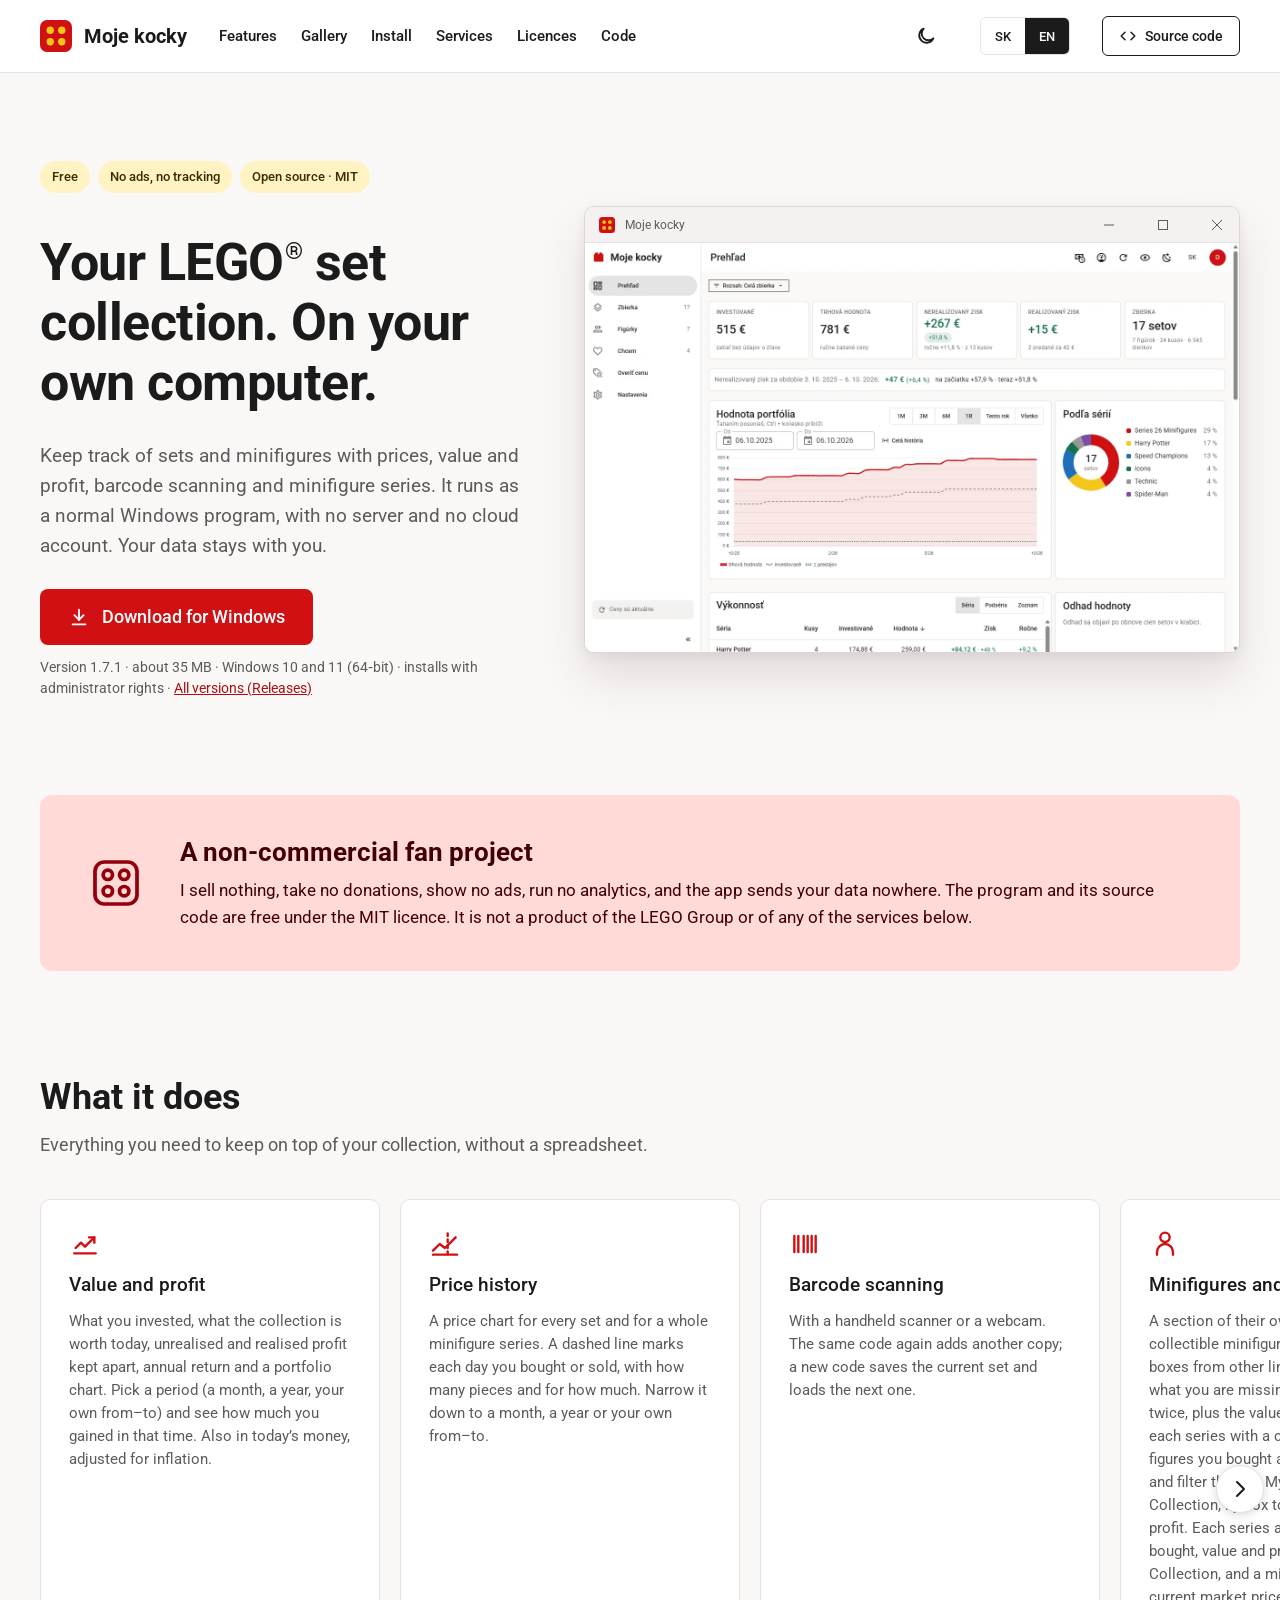
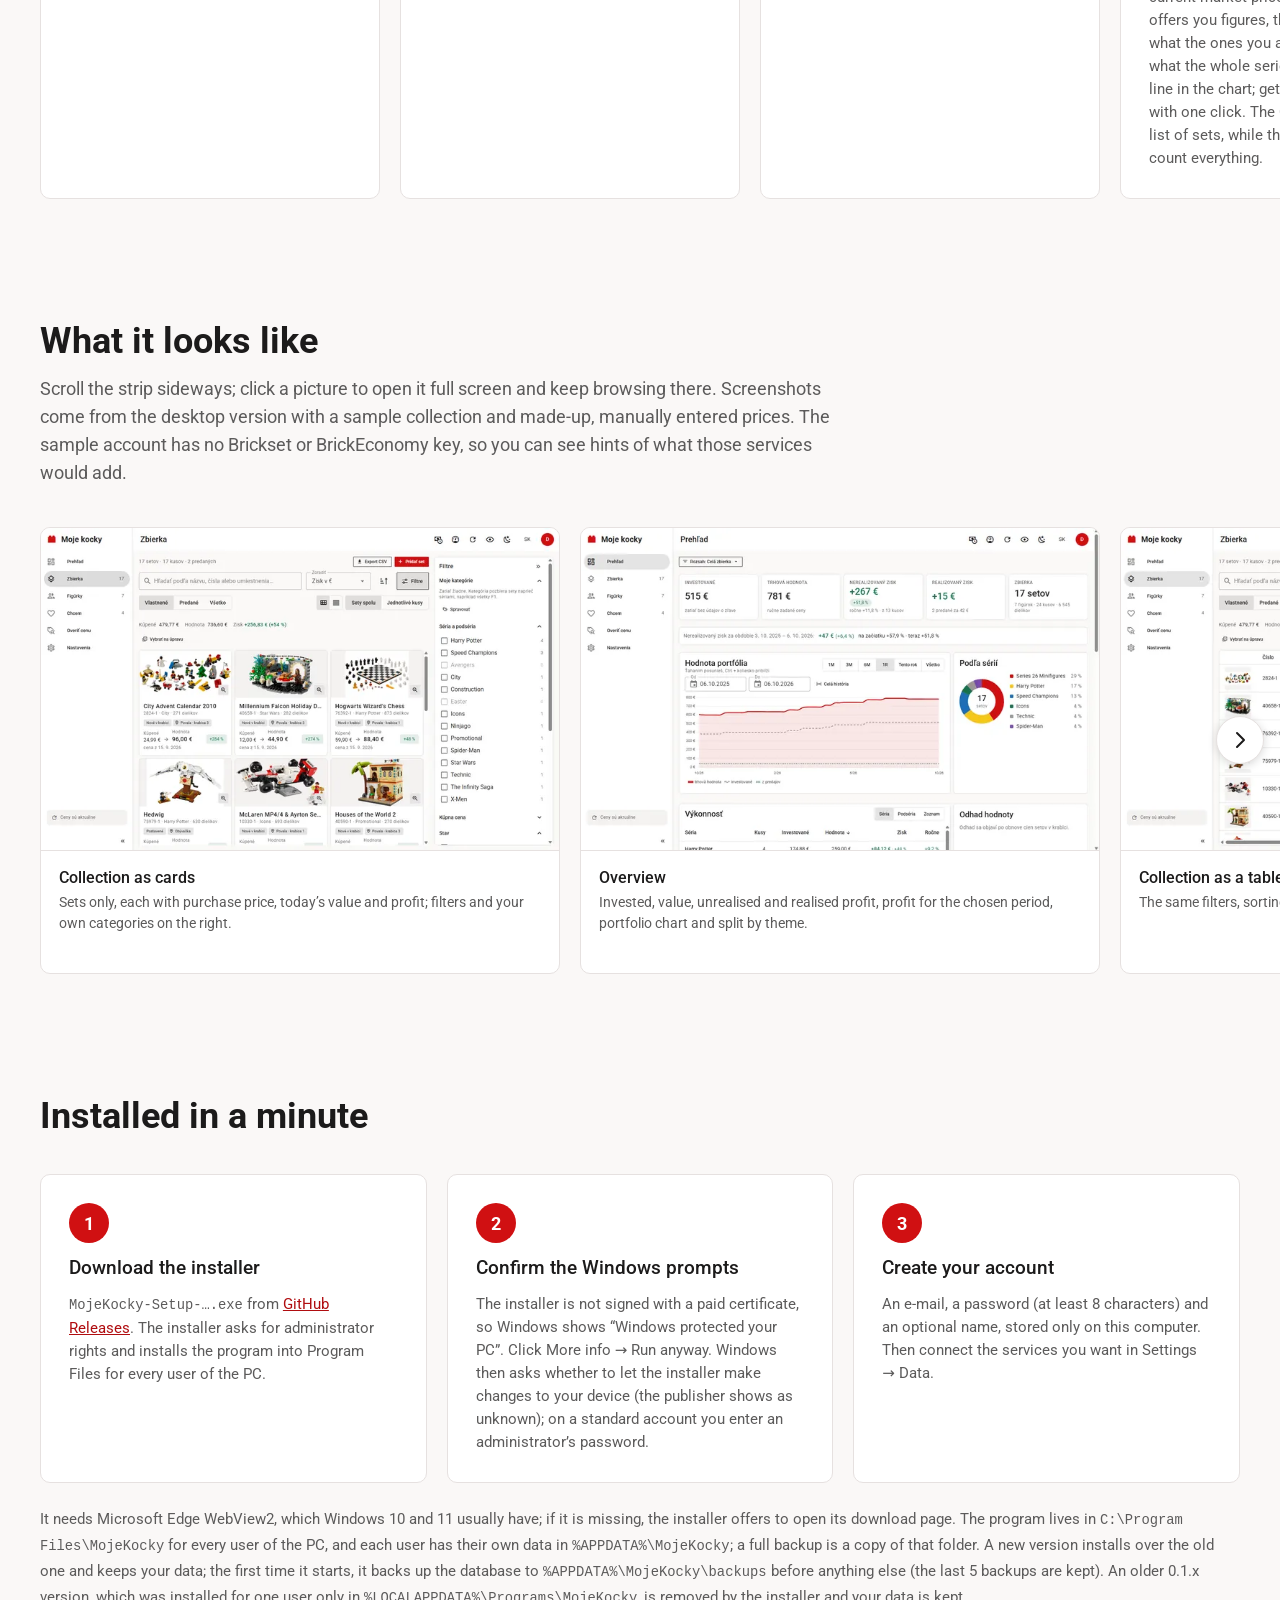
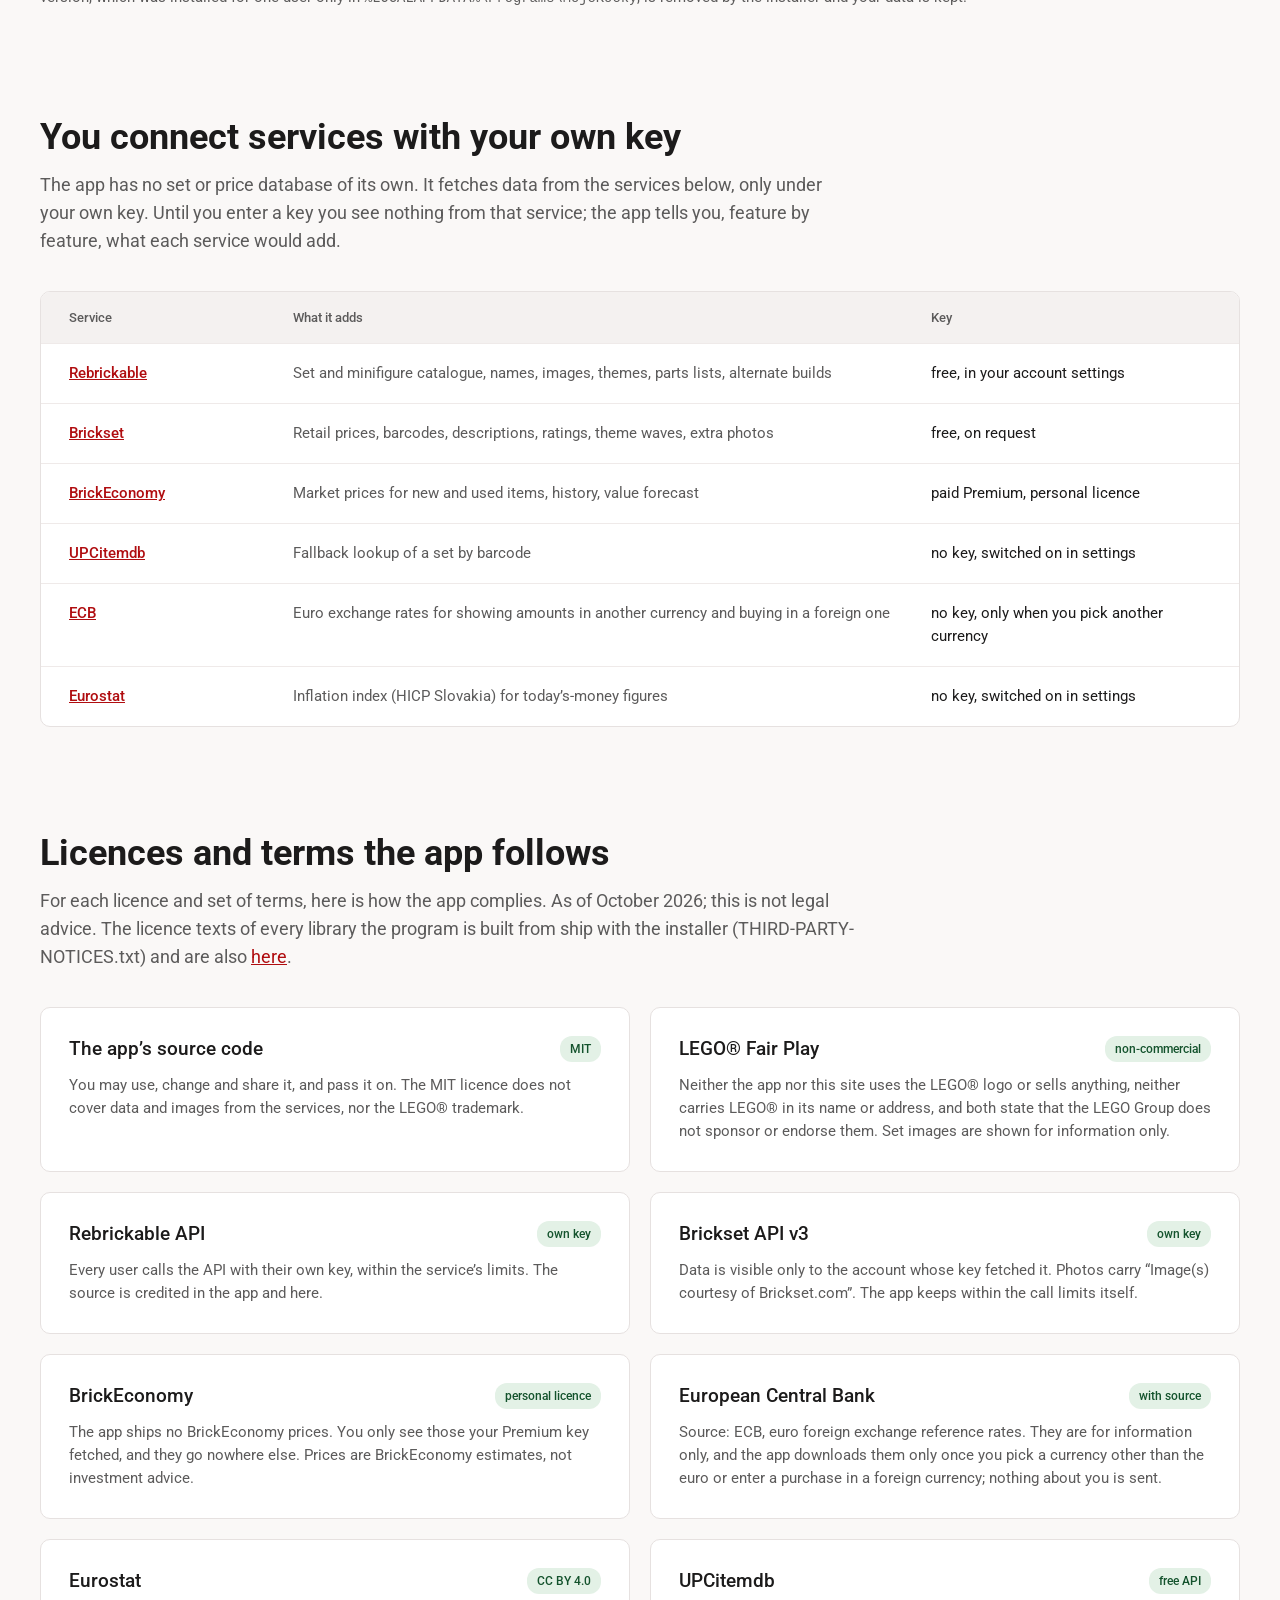
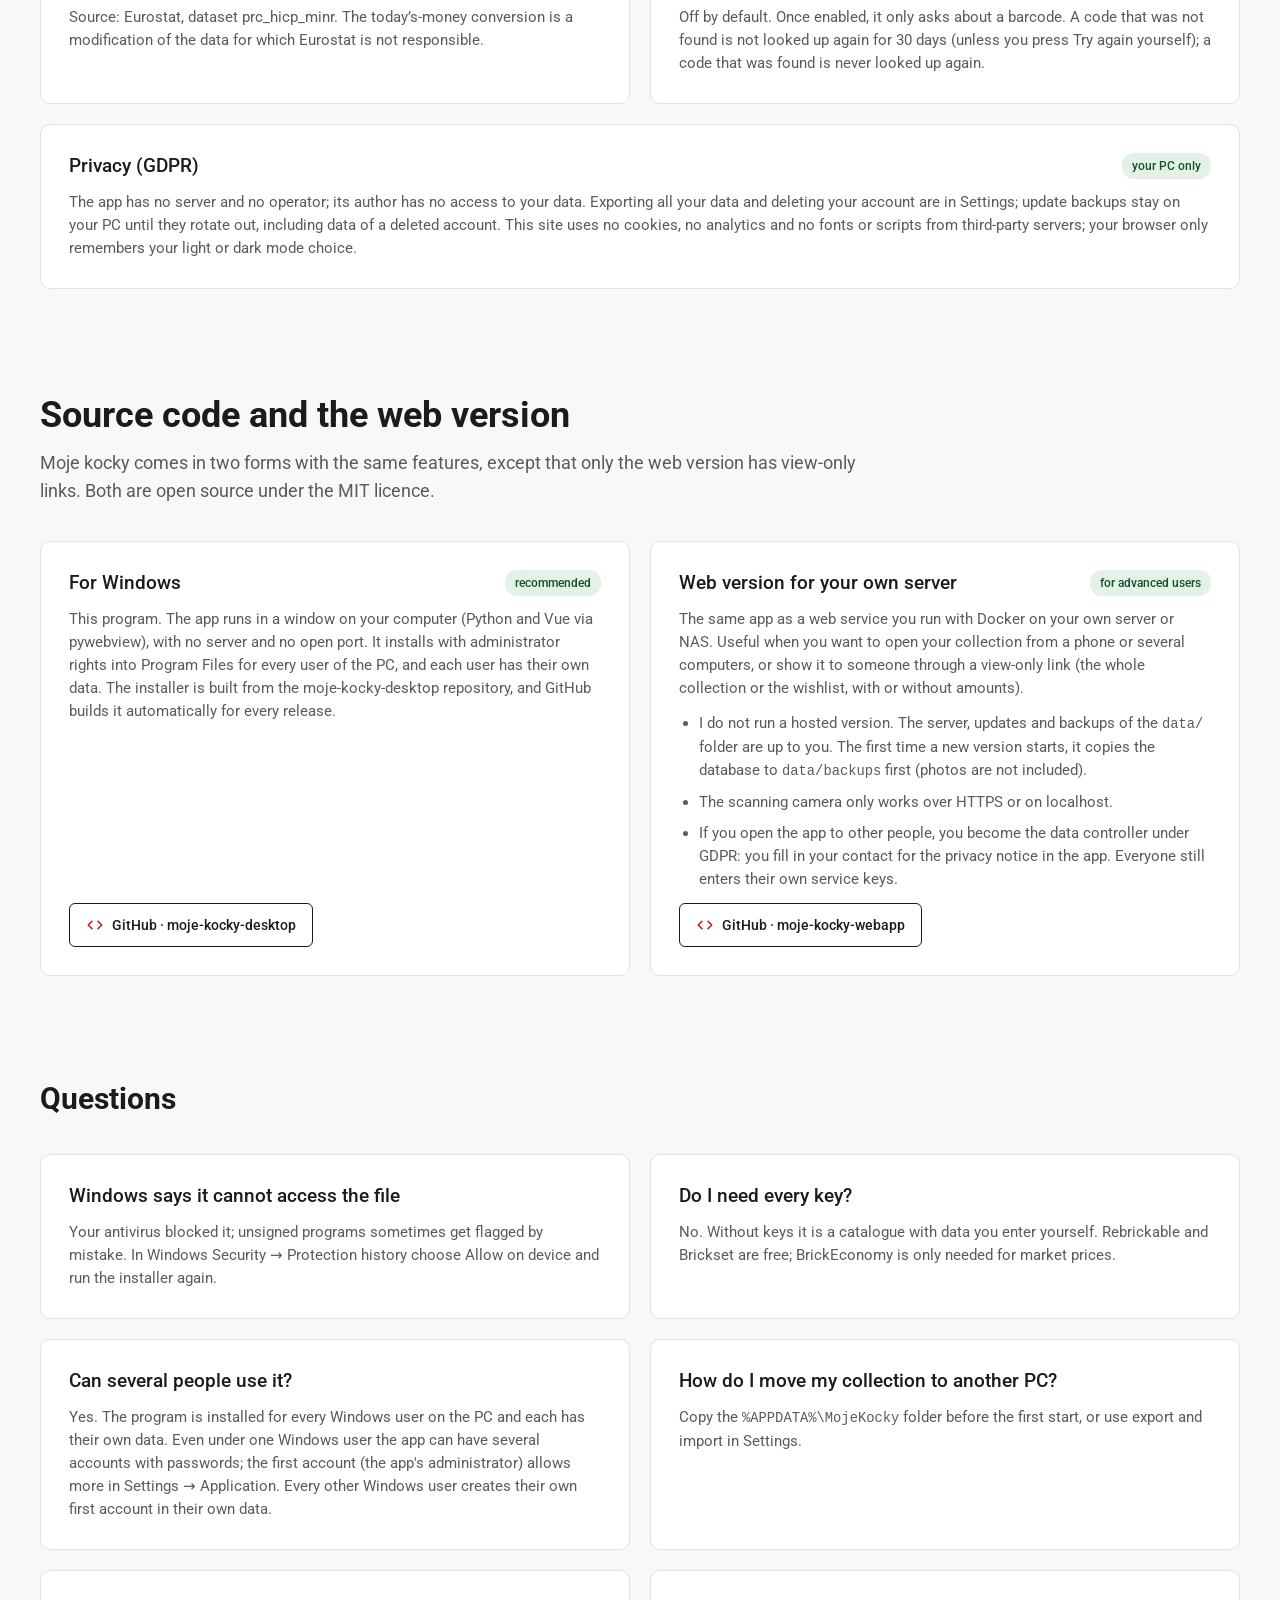
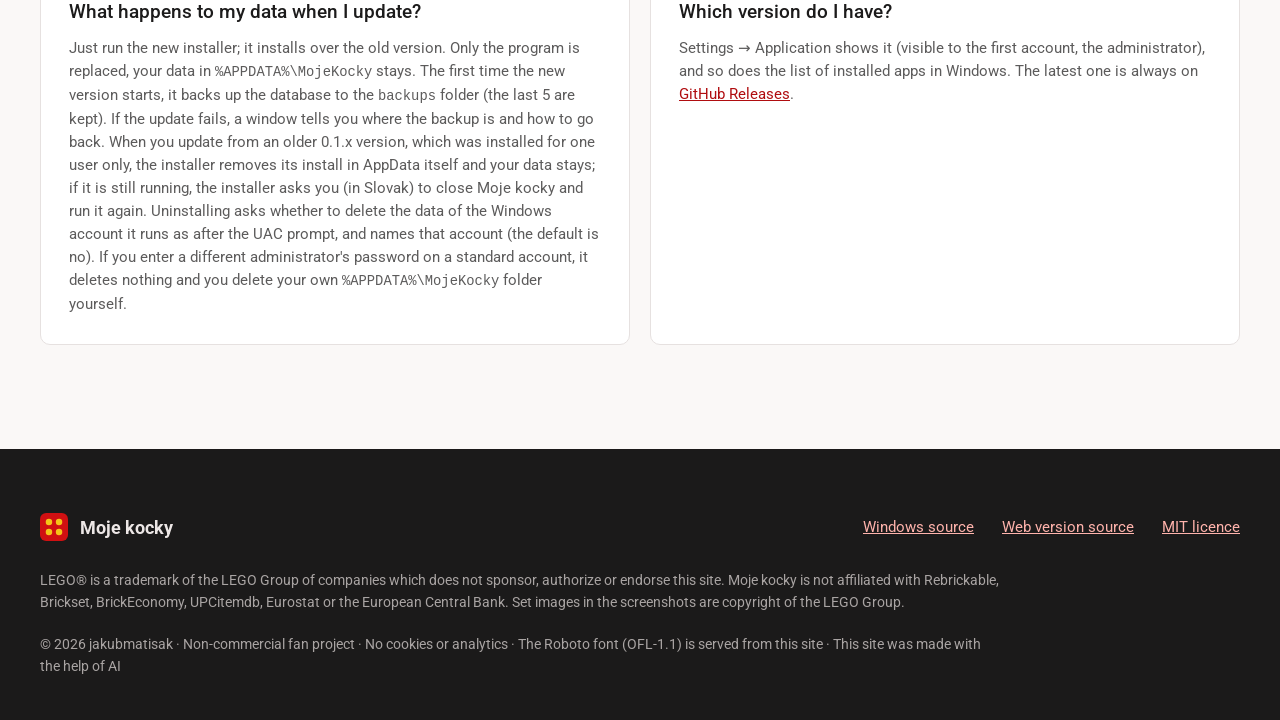
<file: en/index.html>
<!doctype html>
<!-- Vyrobené z index.html cez scripts/build-en.mjs, neupravovať ručne. -->
<html lang="en" data-page="en">
<head>
<meta charset="utf-8">
<meta name="viewport" content="width=device-width, initial-scale=1">
<title>Moje kocky – free LEGO® collection tracker for Windows</title>
<meta name="description" content="A free tracker for your LEGO® sets and minifigures on Windows: purchase price, value and profit, barcodes, collectible series. No ads, your data stays with you.">
<meta name="robots" content="index, follow, max-image-preview:large">
<link rel="canonical" href="https://jakubmatisak.github.io/moje-kocky/en/">
<link rel="alternate" hreflang="sk" href="https://jakubmatisak.github.io/moje-kocky/">
<link rel="alternate" hreflang="en" href="https://jakubmatisak.github.io/moje-kocky/en/">
<link rel="alternate" hreflang="x-default" href="https://jakubmatisak.github.io/moje-kocky/">
<meta name="author" content="jakubmatisak">
<meta name="color-scheme" content="light dark">
<meta name="theme-color" content="#D01012">
<meta name="referrer" content="no-referrer">
<meta property="og:type" content="website">
<meta property="og:site_name" content="Moje kocky">
<meta property="og:url" content="https://jakubmatisak.github.io/moje-kocky/en/">
<meta property="og:title" content="Moje kocky – LEGO® set collection tracker for Windows">
<meta property="og:description" content="A free tracker for LEGO® sets and minifigures. Value, profit, barcodes and minifigure series, with no ads and no tracking.">
<meta property="og:locale" content="en_US">
<meta property="og:locale:alternate" content="sk_SK">
<meta property="og:image" content="https://jakubmatisak.github.io/moje-kocky/assets/img/og.jpg">
<meta property="og:image:width" content="1200">
<meta property="og:image:height" content="630">
<meta property="og:image:type" content="image/jpeg">
<meta property="og:image:alt" content="The collection overview in Moje kocky: invested, value, profit and portfolio chart">
<meta name="twitter:card" content="summary_large_image">
<meta name="twitter:title" content="Moje kocky – LEGO® set collection tracker for Windows">
<meta name="twitter:description" content="A free LEGO® set and minifigure collection tracker for Windows, with no ads and no tracking.">
<meta name="twitter:image" content="https://jakubmatisak.github.io/moje-kocky/assets/img/og.jpg">
<meta name="twitter:image:alt" content="The collection overview in Moje kocky: invested, value, profit and portfolio chart">
<script type="application/ld+json">
{
  "@context": "https://schema.org",
  "@type": "SoftwareApplication",
  "name": "Moje kocky",
  "alternateName": "Moje kocky Desktop",
  "url": "https://jakubmatisak.github.io/moje-kocky/en/",
  "description": "A free tracker for LEGO® sets and minifigures on Windows: purchase price, market value, profit, barcode scanning and collectible series. Your data stays on your computer.",
  "applicationCategory": "LifestyleApplication",
  "operatingSystem": "Windows 10, Windows 11",
  "inLanguage": [
    "sk",
    "en"
  ],
  "softwareVersion": "1.7.1",
  "fileSize": "35 MB",
  "releaseNotes": "https://github.com/jakubmatisak/moje-kocky-desktop/releases/latest",
  "dateModified": "2026-10-26",
  "isAccessibleForFree": true,
  "license": "https://opensource.org/license/mit",
  "offers": {
    "@type": "Offer",
    "price": "0",
    "priceCurrency": "EUR"
  },
  "downloadUrl": "https://github.com/jakubmatisak/moje-kocky-desktop/releases/download/v1.7.1/MojeKocky-Setup-1.7.1.exe",
  "image": "https://jakubmatisak.github.io/moje-kocky/assets/img/og.jpg",
  "screenshot": [
    "https://jakubmatisak.github.io/moje-kocky/assets/img/prehlad.webp",
    "https://jakubmatisak.github.io/moje-kocky/assets/img/zbierka.webp",
    "https://jakubmatisak.github.io/moje-kocky/assets/img/seria.webp"
  ],
  "author": {
    "@type": "Person",
    "name": "jakubmatisak",
    "url": "https://github.com/jakubmatisak"
  },
  "sameAs": [
    "https://github.com/jakubmatisak/moje-kocky-desktop",
    "https://github.com/jakubmatisak/moje-kocky-webapp"
  ]
}
</script>
<link rel="apple-touch-icon" href="../apple-touch-icon.png">
<link rel="icon" href="../favicon.svg" type="image/svg+xml">
<link rel="preload" href="../assets/fonts/roboto-latin-400-normal.woff2" as="font" type="font/woff2" crossorigin>
<script>try{var t=localStorage.getItem("theme");if(t==="light"||t==="dark")document.documentElement.dataset.theme=t}catch(e){}</script>
<link rel="stylesheet" href="../assets/style.css?v=6">
<script src="../assets/site.js?v=6" defer></script>
</head>
<body>
<a class="skip" href="#obsah"><span class="sk">Preskočiť na obsah</span><span class="en">Skip to content</span></a>

<header class="bar">
<div class="wrap">
<a class="brand" href="#top">
<svg width="32" height="32" viewBox="0 0 32 32" aria-hidden="true"><rect width="32" height="32" rx="7" fill="#D01012"/><g fill="#F5C518"><circle cx="10.24" cy="10.24" r="3.7"/><circle cx="21.76" cy="10.24" r="3.7"/><circle cx="10.24" cy="21.76" r="3.7"/><circle cx="21.76" cy="21.76" r="3.7"/></g></svg>
Moje kocky
</a>
<nav class="nav" aria-label="Sekcie">
<a href="#funkcie"><span class="sk">Čo vie</span><span class="en">Features</span></a>
<a href="#galeria"><span class="sk">Galéria</span><span class="en">Gallery</span></a>
<a href="#instalacia"><span class="sk">Inštalácia</span><span class="en">Install</span></a>
<a href="#sluzby"><span class="sk">Služby a kľúče</span><span class="en">Services</span></a>
<a href="#licencie"><span class="sk">Licencie</span><span class="en">Licences</span></a>
<a href="#kod"><span class="sk">Kód</span><span class="en">Code</span></a>
</nav>
<button type="button" class="theme" aria-label="Svetlý alebo tmavý režim / Light or dark mode" aria-pressed="false">
<svg class="moon" width="22" height="22" viewBox="0 0 24 24" fill="none" stroke="currentColor" stroke-width="2" stroke-linecap="round" stroke-linejoin="round" aria-hidden="true"><path d="M20 14.5A8 8 0 1 1 9.5 4a6.5 6.5 0 0 0 10.5 10.5z"/></svg>
<svg class="sun" width="22" height="22" viewBox="0 0 24 24" fill="none" stroke="currentColor" stroke-width="2" stroke-linecap="round" aria-hidden="true"><circle cx="12" cy="12" r="4"/><path d="M12 2v2M12 20v2M4.9 4.9l1.4 1.4M17.7 17.7l1.4 1.4M2 12h2M20 12h2M4.9 19.1l1.4-1.4M17.7 6.3l1.4-1.4"/></svg>
</button>
<div class="lang" role="group" aria-label="Jazyk / Language">
<button type="button" data-lang="sk" aria-pressed="true">SK</button>
<button type="button" data-lang="en" aria-pressed="false">EN</button>
</div>
<a class="btn-outline" href="#kod">
<svg width="18" height="18" viewBox="0 0 24 24" fill="none" stroke="currentColor" stroke-width="2" stroke-linecap="round" stroke-linejoin="round" aria-hidden="true"><path d="M8 7l-5 5 5 5"/><path d="M16 7l5 5-5 5"/></svg>
<span class="sk">Zdrojový kód</span><span class="en">Source code</span>
</a>
<details class="menu">
<summary aria-label="Ponuka / Menu"><svg width="24" height="24" viewBox="0 0 24 24" fill="none" stroke="currentColor" stroke-width="2" stroke-linecap="round" aria-hidden="true"><path d="M4 7h16"/><path d="M4 12h16"/><path d="M4 17h16"/></svg></summary>
<div class="menu-panel">
<a href="#funkcie"><span class="sk">Čo vie</span><span class="en">Features</span></a>
<a href="#galeria"><span class="sk">Galéria</span><span class="en">Gallery</span></a>
<a href="#instalacia"><span class="sk">Inštalácia</span><span class="en">Install</span></a>
<a href="#sluzby"><span class="sk">Služby a kľúče</span><span class="en">Services</span></a>
<a href="#licencie"><span class="sk">Licencie</span><span class="en">Licences</span></a>
<a href="#otazky"><span class="sk">Otázky</span><span class="en">FAQ</span></a>
<a href="#kod"><span class="sk">Zdrojový kód a web</span><span class="en">Source and web version</span></a>
</div>
</details>
</div>
</header>

<main id="obsah">
<section class="hero" id="top">
<div class="wrap">
<div class="hero-text">
<div class="chips">
<span class="chip"><span class="sk">Zadarmo</span><span class="en">Free</span></span>
<span class="chip"><span class="sk">Bez reklám a sledovania</span><span class="en">No ads, no tracking</span></span>
<span class="chip">Open source · MIT</span>
</div>
<h1><span class="sk">Tvoja zbierka LEGO<span class="reg">®</span> setov. Na tvojom počítači.</span><span class="en">Your LEGO<span class="reg">®</span> set collection. On your own computer.</span></h1>
<p class="lead"><span class="sk">Evidencia setov a figúrok s cenami, hodnotou a ziskom, skenovaním čiarových kódov a sériami figúrok. Beží ako obyčajný program pre Windows, bez servera a bez účtu v cloude. Údaje ostávajú u teba.</span><span class="en">Keep track of sets and minifigures with prices, value and profit, barcode scanning and minifigure series. It runs as a normal Windows program, with no server and no cloud account. Your data stays with you.</span></p>
<div class="download">
<a class="btn-primary" href="https://github.com/jakubmatisak/moje-kocky-desktop/releases/download/v1.7.1/MojeKocky-Setup-1.7.1.exe">
<svg width="22" height="22" viewBox="0 0 24 24" fill="none" stroke="currentColor" stroke-width="2" stroke-linecap="round" stroke-linejoin="round" aria-hidden="true"><path d="M12 4v11"/><path d="M7 10l5 5 5-5"/><path d="M5 20h14"/></svg>
<span class="sk">Stiahnuť pre Windows</span><span class="en">Download for Windows</span>
</a>
<span class="meta"><span class="sk">Verzia 1.7.1 · asi 35 MB · Windows 10 a 11&nbsp;(64&#8209;bit) · inštalácia s&nbsp;právami správcu · <a href="https://github.com/jakubmatisak/moje-kocky-desktop/releases">Všetky verzie (Releases)</a></span><span class="en">Version 1.7.1 · about 35 MB · Windows 10 and 11&nbsp;(64&#8209;bit) · installs with administrator rights · <a href="https://github.com/jakubmatisak/moje-kocky-desktop/releases">All versions (Releases)</a></span></span>
<span class="phone-note"><span class="sk">Si na telefóne? Moje kocky bežia len na počítači s Windows. Pošli si odkaz a stiahni si ich tam.</span><span class="en">On a phone? The app only runs on a Windows computer. Send yourself the link and download it there.</span></span>
</div>
</div>
<figure class="shot">
<div class="titlebar" aria-hidden="true">
<svg width="16" height="16" viewBox="0 0 32 32"><rect width="32" height="32" rx="7" fill="#D01012"/><g fill="#F5C518"><circle cx="10.24" cy="10.24" r="3.7"/><circle cx="21.76" cy="10.24" r="3.7"/><circle cx="10.24" cy="21.76" r="3.7"/><circle cx="21.76" cy="21.76" r="3.7"/></g></svg>
<span>Moje kocky</span>
<i><svg width="10" height="10" viewBox="0 0 10 10" stroke="currentColor"><path d="M0 5h10"/></svg></i>
<i><svg width="10" height="10" viewBox="0 0 10 10" fill="none" stroke="currentColor"><rect x="0.5" y="0.5" width="9" height="9"/></svg></i>
<i><svg width="10" height="10" viewBox="0 0 10 10" stroke="currentColor"><path d="M0 0l10 10M10 0L0 10"/></svg></i>
</div>
<img src="../assets/img/prehlad.webp" width="1440" height="900" fetchpriority="high" alt="Overview: invested, market value, profit, portfolio value chart and split by theme" data-alt-en="Overview: invested, market value, profit, portfolio value chart and split by theme">
</figure>
</div>
</section>

<div class="wrap">
<section class="promise" aria-labelledby="promise-title">
<svg width="56" height="56" viewBox="0 0 24 24" fill="none" stroke-width="1.6" stroke-linecap="round" stroke-linejoin="round" aria-hidden="true"><rect x="3" y="3" width="18" height="18" rx="4"/><circle cx="8.5" cy="8.5" r="2"/><circle cx="15.5" cy="8.5" r="2"/><circle cx="8.5" cy="15.5" r="2"/><circle cx="15.5" cy="15.5" r="2"/></svg>
<div>
<h2 id="promise-title"><span class="sk">Nekomerčný projekt fanúšika</span><span class="en">A non-commercial fan project</span></h2>
<p><span class="sk">Nič nepredávam, nechcem príspevky, nemám reklamy ani analytiku a tvoje údaje nikam neodchádzajú. Program aj zdrojový kód sú zadarmo pod licenciou MIT. Nie je to produkt LEGO Group ani žiadnej zo služieb nižšie.</span><span class="en">I sell nothing, take no donations, show no ads, run no analytics, and the app sends your data nowhere. The program and its source code are free under the MIT licence. It is not a product of the LEGO Group or of any of the services below.</span></p>
</div>
</section>
</div>

<section class="section" id="funkcie">
<div class="wrap">
<div class="section-head">
<h2><span class="sk">Čo Moje kocky vedia</span><span class="en">What it does</span></h2>
<p><span class="sk">Všetko, čo potrebuješ na prehľad o zbierke, bez tabuľky v Exceli.</span><span class="en">Everything you need to keep on top of your collection, without a spreadsheet.</span></p>
</div>
<div class="carousel">
<button type="button" class="strip-prev" aria-label="Posunúť späť / Scroll back"><svg width="24" height="24" viewBox="0 0 24 24" fill="none" stroke="currentColor" stroke-width="2" stroke-linecap="round" stroke-linejoin="round" aria-hidden="true"><path d="M15 5l-7 7 7 7"/></svg></button>
<ul class="strip strip-cards">
<li><article class="card">
<svg width="32" height="32" viewBox="0 0 24 24" fill="none" stroke-width="1.8" stroke-linecap="round" stroke-linejoin="round" aria-hidden="true"><path d="M4 19h16"/><path d="M5 15l4-4 3 3 7-7"/><path d="M15 7h4v4"/></svg>
<h3><span class="sk">Hodnota a zisk</span><span class="en">Value and profit</span></h3>
<p><span class="sk">Koľko si investoval, koľko zbierka stojí dnes, nerealizovaný a realizovaný zisk oddelene, ročný výnos a graf portfólia. Zvolíš obdobie (mesiac, rok, vlastné od–do) a uvidíš, koľko si za ten čas zarobil. Aj v dnešných peniazoch, po inflácii.</span><span class="en">What you invested, what the collection is worth today, unrealised and realised profit kept apart, annual return and a portfolio chart. Pick a period (a month, a year, your own from–to) and see how much you gained in that time. Also in today’s money, adjusted for inflation.</span></p>
</article></li>
<li><article class="card">
<svg width="32" height="32" viewBox="0 0 24 24" fill="none" stroke-width="1.8" stroke-linecap="round" stroke-linejoin="round" aria-hidden="true"><path d="M3 17l5-5 4 3 8-8"/><path d="M14 4v16" stroke-dasharray="2 2.5"/><path d="M3 20h18"/></svg>
<h3><span class="sk">Vývoj ceny</span><span class="en">Price history</span></h3>
<p><span class="sk">Graf ceny pri každom sete aj pri celej sérii figúrok. Čiarkovaná čiara ukáže deň, keď si kupoval či predával, a koľko kusov za koľko. Obdobie si zúžiš na mesiac, rok alebo vlastné od–do.</span><span class="en">A price chart for every set and for a whole minifigure series. A dashed line marks each day you bought or sold, with how many pieces and for how much. Narrow it down to a month, a year or your own from–to.</span></p>
</article></li>
<li><article class="card">
<svg width="32" height="32" viewBox="0 0 24 24" fill="none" stroke-width="1.8" stroke-linecap="round" stroke-linejoin="round" aria-hidden="true"><path d="M4 6v12"/><path d="M7 6v12"/><path d="M11 6v12"/><path d="M14 6v12"/><path d="M17 6v12"/><path d="M20 6v12"/></svg>
<h3><span class="sk">Skenovanie čiarových kódov</span><span class="en">Barcode scanning</span></h3>
<p><span class="sk">Ručnou čítačkou alebo webkamerou. Rovnaký kód znova pridá ďalší kus, nový kód uloží rozpracovaný set a načíta ďalší.</span><span class="en">With a handheld scanner or a webcam. The same code again adds another copy; a new code saves the current set and loads the next one.</span></p>
</article></li>
<li><article class="card">
<svg width="32" height="32" viewBox="0 0 24 24" fill="none" stroke-width="1.8" stroke-linecap="round" stroke-linejoin="round" aria-hidden="true"><circle cx="12" cy="7" r="3.5"/><path d="M6 20v-2a6 6 0 0 1 12 0v2"/></svg>
<h3><span class="sk">Figúrky a série</span><span class="en">Minifigures and series</span></h3>
<p><span class="sk">Vlastná sekcia so všetkými zberateľskými sériami minifigúrok aj blind-boxmi iných radov: hneď vidíš, čo ti chýba a čo máš dvakrát, a pri každej sérii aj hodnotu tvojich figúrok s grafom. Viac kúpených figúrok pridáš naraz jednou sumou a v Moje figúrky ich filtruješ ako Zbierku, aj podľa krabice, s hodnotou a ziskom. Pri sérii aj figúrke vidíš kúpené, hodnotu a zisk ako v Zbierke a pri chýbajúcej figúrke aktuálnu cenu na trhu. Keď ti niekto ponúkne figúrky, karta série ukáže, koľko stoja tie, ktoré ti chýbajú, aj celá séria, so zelenou čiarou v grafe; ceny chýbajúcich stiahneš jedným klikom. Zbierka tak ostáva prehľadná so setmi, Prehľad a export rátajú všetko.</span><span class="en">A section of their own with every collectible minifigure series and blind boxes from other lines: see at a glance what you are missing and what you have twice, plus the value of your figures in each series with a chart. Add several figures you bought at once, for one total, and filter them in My minifigures like the Collection, by box too, with value and profit. Each series and figure shows bought, value and profit like the Collection, and a missing figure shows its current market price. When someone offers you figures, the series card shows what the ones you are missing cost and what the whole series costs, with a green line in the chart; get the missing prices with one click. The Collection stays a tidy list of sets, while the Overview and export count everything.</span></p>
</article></li>
<li><article class="card">
<svg width="32" height="32" viewBox="0 0 24 24" fill="none" stroke-width="1.8" stroke-linecap="round" stroke-linejoin="round" aria-hidden="true"><circle cx="11" cy="11" r="6"/><path d="M20 20l-4.5-4.5"/><path d="M9 11h4"/><path d="M11 9v4"/></svg>
<h3><span class="sk">Filtre, kategórie, umiestnenie</span><span class="en">Filters, categories, storage</span></h3>
<p><span class="sk">Hľadanie bez diakritiky, filtre podľa série, roku, stavu či krabice na povale, vlastné kategórie (vyberieš ich pri pridaní aj úprave) a hromadná úprava.</span><span class="en">Accent-insensitive search, filters by theme, year, condition or the box in the attic, your own categories (picked when adding or editing) and bulk editing.</span></p>
</article></li>
<li><article class="card">
<svg width="32" height="32" viewBox="0 0 24 24" fill="none" stroke-width="1.8" stroke-linecap="round" stroke-linejoin="round" aria-hidden="true"><path d="M12 20s-7-4.4-7-10a4 4 0 0 1 7-2.6A4 4 0 0 1 19 10c0 5.6-7 10-7 10z"/></svg>
<h3><span class="sk">Chcem a overenie ceny</span><span class="en">Wishlist and price check</span></h3>
<p><span class="sk">Zoznam želaných setov s cieľovou cenou a rýchle overenie ceny setu, ktorý práve držíš v obchode. Chcem upozorní, keď set už máš v zbierke.</span><span class="en">A wishlist with target prices and a quick price check for the set you are holding in the shop. The wishlist tells you when a set is already in your collection.</span></p>
</article></li>
<li><article class="card">
<svg width="32" height="32" viewBox="0 0 24 24" fill="none" stroke-width="1.8" stroke-linecap="round" stroke-linejoin="round" aria-hidden="true"><rect x="3" y="5" width="18" height="14" rx="1.5"/><path d="M3 10h18"/><path d="M9 10v9"/></svg>
<h3><span class="sk">Karty alebo tabuľka</span><span class="en">Cards or a table</span></h3>
<p><span class="sk">Zbierka, Chcem aj Figúrky ako karty alebo tabuľka s fotkami. Každý stĺpec zoradíš klikom na hlavičku a pri cene vidíš, z ktorého dňa je. V úzkom okne sa tabuľka zmení na prehľadné riadky, nič sa neposúva do strany.</span><span class="en">Collection, wishlist and minifigures as cards or a table with photos. Sort by any column with a click on its header and see which day each price is from. In a narrow window the table turns into compact rows, with no sideways scrolling.</span></p>
</article></li>
<li><article class="card">
<svg width="32" height="32" viewBox="0 0 24 24" fill="none" stroke-width="1.8" stroke-linecap="round" stroke-linejoin="round" aria-hidden="true"><path d="M6 3h8l4 4v14H6z"/><path d="M14 3v4h4"/><path d="M12 11v6"/><path d="M9 14l3 3 3-3"/></svg>
<h3><span class="sk">Import, export a fotky</span><span class="en">Import, export and photos</span></h3>
<p><span class="sk">Prenes zbierku z Excelu (CSV aj XLSX) a späť. Ku každému kusu vlastné fotky, zmenšené a bez polohy GPS.</span><span class="en">Bring your collection over from Excel (CSV or XLSX) and back. Your own photos for every item, resized and without GPS location.</span></p>
</article></li>
<li><article class="card">
<svg width="32" height="32" viewBox="0 0 24 24" fill="none" stroke-width="1.8" stroke-linecap="round" stroke-linejoin="round" aria-hidden="true"><circle cx="12" cy="12" r="8"/><path d="M14.5 9.5a3 3 0 1 0 0 5"/><path d="M8 11h5"/><path d="M8 13h5"/></svg>
<h3><span class="sk">Tvoja mena</span><span class="en">Your currency</span></h3>
<p><span class="sk">Sumy v eurách, korunách, dolároch, librách, zlotých, forintoch či frankoch, prepočítané kurzom Európskej centrálnej banky. Set kúpený v Česku zadáš v korunách a prepočíta sa kurzom zo dňa kúpy.</span><span class="en">Amounts in euros, crowns, dollars, pounds, zlotys, forints or francs, converted at the European Central Bank rate. A set bought in Czechia is entered in crowns and converted at the rate of the purchase date.</span></p>
</article></li>
<li><article class="card">
<svg width="32" height="32" viewBox="0 0 24 24" fill="none" stroke-width="1.8" stroke-linecap="round" stroke-linejoin="round" aria-hidden="true"><rect x="4" y="9" width="16" height="10" rx="1.5"/><rect x="7" y="6" width="3" height="3" rx="0.5"/><rect x="14" y="6" width="3" height="3" rx="0.5"/></svg>
<h3><span class="sk">Diely a stavby</span><span class="en">Parts and builds</span></h3>
<p><span class="sk">Zoznam dielikov setu podľa farieb, kontrola úplnosti pri rozobratom alebo kúpenom použitom sete (štítok „chýbajú 3“ a zoznam na stiahnutie) a alternatívne stavby, ktoré z dielikov setu postavíš.</span><span class="en">A set’s parts by colour, a completeness check for a dismantled or second-hand set (a “3 missing” tag and a downloadable list) and alternate builds you can make from the set’s parts.</span></p>
</article></li>
<li><article class="card">
<svg width="32" height="32" viewBox="0 0 24 24" fill="none" stroke-width="1.8" stroke-linecap="round" stroke-linejoin="round" aria-hidden="true"><path d="M20 12a8 8 0 1 1-2.3-5.6"/><path d="M20 4v5h-5"/></svg>
<h3><span class="sk">Ceny pod kontrolou</span><span class="en">Prices under control</span></h3>
<p><span class="sk">Ceny sa môžu obnovovať samy každý deň v čase, ktorý si zvolíš, aj keď Moje kocky nie sú otvorené. Ručná obnova sa opýta, koľko cien obnoviť, a ukáže zvyšok denného limitu. Najprv sety bez ceny, potom najstaršie. Fotku setu zväčšíš jedným klikom a prihlásenie si Moje kocky na tvojom počítači zapamätajú, keď chceš.</span><span class="en">Prices can refresh themselves every day at a time you choose, even when Moje kocky is not open. A manual refresh asks how many prices to refresh and shows what is left of the daily limit. Sets without a price go first, then the oldest. A set photo enlarges with one click, and the app remembers your sign-in on your computer if you want.</span></p>
</article></li>
</ul>
<button type="button" class="strip-next" aria-label="Posunúť ďalej / Scroll on"><svg width="24" height="24" viewBox="0 0 24 24" fill="none" stroke="currentColor" stroke-width="2" stroke-linecap="round" stroke-linejoin="round" aria-hidden="true"><path d="M9 5l7 7-7 7"/></svg></button>
</div>
</div>
</section>

<section class="section" id="galeria">
<div class="wrap">
<div class="section-head">
<h2><span class="sk">Ako to vyzerá</span><span class="en">What it looks like</span></h2>
<p><span class="sk">Pás posúvaš do strany; klikni na obrázok a otvorí sa cez celú obrazovku, kde listuješ ďalej. Snímky sú z desktopovej verzie s ukážkovou zbierkou a vymyslenými, ručne zadanými cenami. Ukážkový účet nemá kľúče Brickset ani BrickEconomy, preto miestami vidieť tip, čo by služba doplnila.</span><span class="en">Scroll the strip sideways; click a picture to open it full screen and keep browsing there. Screenshots come from the desktop version with a sample collection and made-up, manually entered prices. The sample account has no Brickset or BrickEconomy key, so you can see hints of what those services would add.</span></p>
</div>
<div class="carousel">
<button type="button" class="strip-prev" aria-label="Posunúť späť / Scroll back"><svg width="24" height="24" viewBox="0 0 24 24" fill="none" stroke="currentColor" stroke-width="2" stroke-linecap="round" stroke-linejoin="round" aria-hidden="true"><path d="M15 5l-7 7 7 7"/></svg></button>
<ul class="strip">
<li><a class="thumb" href="../assets/img/zbierka.webp" data-full="../assets/img/zbierka.webp">
<img src="../assets/img/zbierka-male.webp" width="720" height="450" loading="lazy" alt="Collection as cards: Sets only, each with purchase price, today’s value and profit; filters and your own categories on the right." data-alt-en="Collection as cards: Sets only, each with purchase price, today’s value and profit; filters and your own categories on the right.">
<span class="cap"><strong><span class="sk">Zbierka ako karty</span><span class="en">Collection as cards</span></strong><span class="sk">Len sety, pri každom kúpna cena, dnešná hodnota a zisk; filtre a vlastné kategórie vpravo.</span><span class="en">Sets only, each with purchase price, today’s value and profit; filters and your own categories on the right.</span></span>
</a></li>
<li><a class="thumb" href="../assets/img/prehlad.webp" data-full="../assets/img/prehlad.webp">
<img src="../assets/img/prehlad-male.webp" width="720" height="450" loading="lazy" alt="Overview: Invested, value, unrealised and realised profit, profit for the chosen period, portfolio chart and split by theme." data-alt-en="Overview: Invested, value, unrealised and realised profit, profit for the chosen period, portfolio chart and split by theme.">
<span class="cap"><strong><span class="sk">Prehľad</span><span class="en">Overview</span></strong><span class="sk">Investované, hodnota, nerealizovaný a realizovaný zisk, zisk za zvolené obdobie, graf portfólia a rozdelenie podľa sérií.</span><span class="en">Invested, value, unrealised and realised profit, profit for the chosen period, portfolio chart and split by theme.</span></span>
</a></li>
<li><a class="thumb" href="../assets/img/tabulka.webp" data-full="../assets/img/tabulka.webp">
<img src="../assets/img/tabulka-male.webp" width="720" height="450" loading="lazy" alt="Collection as a table: The same filters, sorting by column and bulk editing." data-alt-en="Collection as a table: The same filters, sorting by column and bulk editing.">
<span class="cap"><strong><span class="sk">Zbierka ako tabuľka</span><span class="en">Collection as a table</span></strong><span class="sk">Tie isté filtre, zoradenie podľa stĺpcov a hromadná úprava.</span><span class="en">The same filters, sorting by column and bulk editing.</span></span>
</a></li>
<li><a class="thumb" href="../assets/img/uzka.webp" data-full="../assets/img/uzka.webp">
<img src="../assets/img/uzka-male.webp" width="720" height="450" loading="lazy" alt="The table in a narrow window: With the filters open each row folds up: photo, name, theme, paid, value, profit and where the set is stored." data-alt-en="The table in a narrow window: With the filters open each row folds up: photo, name, theme, paid, value, profit and where the set is stored.">
<span class="cap"><strong><span class="sk">Tabuľka v úzkom okne</span><span class="en">The table in a narrow window</span></strong><span class="sk">S otvorenými filtrami sa riadok zloží: fotka, názov, séria, kúpené, hodnota, zisk a kde set leží.</span><span class="en">With the filters open each row folds up: photo, name, theme, paid, value, profit and where the set is stored.</span></span>
</a></li>
<li><a class="thumb" href="../assets/img/detail.webp" data-full="../assets/img/detail.webp">
<img src="../assets/img/detail-male.webp" width="720" height="450" loading="lazy" alt="Set detail: Your copies with storage place and profit, a price chart with a line on the day you bought, and a period picker." data-alt-en="Set detail: Your copies with storage place and profit, a price chart with a line on the day you bought, and a period picker.">
<span class="cap"><strong><span class="sk">Detail setu</span><span class="en">Set detail</span></strong><span class="sk">Tvoje kusy s umiestnením a ziskom, graf ceny s čiarou v deň nákupu a výber obdobia.</span><span class="en">Your copies with storage place and profit, a price chart with a line on the day you bought, and a period picker.</span></span>
</a></li>
<li><a class="thumb" href="../assets/img/chcem.webp" data-full="../assets/img/chcem.webp">
<img src="../assets/img/chcem-male.webp" width="720" height="450" loading="lazy" alt="Wishlist: Wanted sets with a target price and how far the market is from it; “I bought it” moves a set into your collection." data-alt-en="Wishlist: Wanted sets with a target price and how far the market is from it; “I bought it” moves a set into your collection.">
<span class="cap"><strong><span class="sk">Chcem</span><span class="en">Wishlist</span></strong><span class="sk">Želané sety s cieľovou cenou a tým, ako ďaleko od nej je trh; „Kúpil som“ presunie set do zbierky.</span><span class="en">Wanted sets with a target price and how far the market is from it; “I bought it” moves a set into your collection.</span></span>
</a></li>
<li><a class="thumb" href="../assets/img/figurky.webp" data-full="../assets/img/figurky.webp">
<img src="../assets/img/figurky-male.webp" width="720" height="450" loading="lazy" alt="Collectible series: Every minifigure series and other blind-box lines in a Minifigures section of their own, with your progress." data-alt-en="Collectible series: Every minifigure series and other blind-box lines in a Minifigures section of their own, with your progress.">
<span class="cap"><strong><span class="sk">Zberateľské série</span><span class="en">Collectible series</span></strong><span class="sk">Všetky série minifigúrok aj blind-boxy iných radov vo vlastnej sekcii Figúrky, s postupom zbierania.</span><span class="en">Every minifigure series and other blind-box lines in a Minifigures section of their own, with your progress.</span></span>
</a></li>
<li><a class="thumb" href="../assets/img/seria.webp" data-full="../assets/img/seria.webp">
<img src="../assets/img/seria-male.webp" width="720" height="450" loading="lazy" alt="A minifigure series: What you paid for your figures and what they are worth today, a price chart with your purchase days, and below it which figures you have and which are missing." data-alt-en="A minifigure series: What you paid for your figures and what they are worth today, a price chart with your purchase days, and below it which figures you have and which are missing.">
<span class="cap"><strong><span class="sk">Séria figúrok</span><span class="en">A minifigure series</span></strong><span class="sk">Koľko si za tvoje figúrky zaplatil a koľko majú dnes, graf ceny s dňami nákupov a pod tým, ktoré figúrky máš a ktoré chýbajú.</span><span class="en">What you paid for your figures and what they are worth today, a price chart with your purchase days, and below it which figures you have and which are missing.</span></span>
</a></li>
<li><a class="thumb" href="../assets/img/pridat.webp" data-full="../assets/img/pridat.webp">
<img src="../assets/img/pridat-male.webp" width="720" height="450" loading="lazy" alt="Adding a set: By number, handheld scanner or camera; the app tells you when you already own it." data-alt-en="Adding a set: By number, handheld scanner or camera; the app tells you when you already own it.">
<span class="cap"><strong><span class="sk">Pridanie setu</span><span class="en">Adding a set</span></strong><span class="sk">Číslom, ručnou čítačkou alebo kamerou; keď set už máš, zobrazí sa upozornenie.</span><span class="en">By number, handheld scanner or camera; the app tells you when you already own it.</span></span>
</a></li>
<li><a class="thumb" href="../assets/img/tmavy.webp" data-full="../assets/img/tmavy.webp">
<img src="../assets/img/tmavy-male.webp" width="720" height="450" loading="lazy" alt="Dark mode: The whole app in dark, here the Collection as cards; switched with one button." data-alt-en="Dark mode: The whole app in dark, here the Collection as cards; switched with one button.">
<span class="cap"><strong><span class="sk">Tmavý režim</span><span class="en">Dark mode</span></strong><span class="sk">Celý program aj v tmavom, prepína sa jedným tlačidlom.</span><span class="en">The whole app in dark, switched with one button.</span></span>
</a></li>
</ul>
<button type="button" class="strip-next" aria-label="Posunúť ďalej / Scroll on"><svg width="24" height="24" viewBox="0 0 24 24" fill="none" stroke="currentColor" stroke-width="2" stroke-linecap="round" stroke-linejoin="round" aria-hidden="true"><path d="M9 5l7 7-7 7"/></svg></button>
</div>
</div>
</section>

<dialog class="viewer" aria-label="Galéria / Gallery">
<div class="viewer-bar"><span class="viewer-count" aria-live="polite"></span>
<button type="button" class="viewer-close" aria-label="Zavrieť / Close"><svg width="24" height="24" viewBox="0 0 24 24" fill="none" stroke="currentColor" stroke-width="2" stroke-linecap="round" aria-hidden="true"><path d="M6 6l12 12M18 6L6 18"/></svg></button></div>
<div class="track" tabindex="-1"></div>
<button type="button" class="viewer-prev" aria-label="Predchádzajúci / Previous"><svg width="28" height="28" viewBox="0 0 24 24" fill="none" stroke="currentColor" stroke-width="2" stroke-linecap="round" stroke-linejoin="round" aria-hidden="true"><path d="M15 5l-7 7 7 7"/></svg></button>
<button type="button" class="viewer-next" aria-label="Ďalší / Next"><svg width="28" height="28" viewBox="0 0 24 24" fill="none" stroke="currentColor" stroke-width="2" stroke-linecap="round" stroke-linejoin="round" aria-hidden="true"><path d="M9 5l7 7-7 7"/></svg></button>
</dialog>

<section class="section" id="instalacia">
<div class="wrap">
<div class="section-head">
<h2><span class="sk">Inštalácia za minútu</span><span class="en">Installed in a minute</span></h2>
</div>
<div class="grid g3 steps">
<article class="card">
<span class="step" aria-hidden="true">1</span>
<h3><span class="sk">Stiahni inštalátor</span><span class="en">Download the installer</span></h3>
<p><span class="sk"><code>MojeKocky-Setup-….exe</code> z <a href="https://github.com/jakubmatisak/moje-kocky-desktop/releases/latest">GitHub Releases</a>. Inštalátor si vypýta práva správcu a program nainštaluje do Program Files pre všetkých používateľov počítača.</span><span class="en"><code>MojeKocky-Setup-….exe</code> from <a href="https://github.com/jakubmatisak/moje-kocky-desktop/releases/latest">GitHub Releases</a>. The installer asks for administrator rights and installs the program into Program Files for every user of the PC.</span></p>
</article>
<article class="card">
<span class="step" aria-hidden="true">2</span>
<h3><span class="sk">Potvrď otázky Windows</span><span class="en">Confirm the Windows prompts</span></h3>
<p><span class="sk">Inštalátor nie je podpísaný platným certifikátom, preto Windows ukáže „Windows chránil tento počítač“. Klikni na Ďalšie informácie → Spustiť aj tak. Potom sa Windows opýta, či inštalátoru povoliť zmeny v zariadení (vydavateľ je neznámy); na bežnom účte zadáš heslo správcu.</span><span class="en">The installer is not signed with a paid certificate, so Windows shows “Windows protected your PC”. Click More info → Run anyway. Windows then asks whether to let the installer make changes to your device (the publisher shows as unknown); on a standard account you enter an administrator’s password.</span></p>
</article>
<article class="card">
<span class="step" aria-hidden="true">3</span>
<h3><span class="sk">Vytvor si účet</span><span class="en">Create your account</span></h3>
<p><span class="sk">E-mail, heslo (aspoň 8 znakov) a nepovinné meno, uložené len na tomto počítači. Potom v Nastaveniach → Dáta pripoj služby, ktoré chceš používať.</span><span class="en">An e-mail, a password (at least 8 characters) and an optional name, stored only on this computer. Then connect the services you want in Settings → Data.</span></p>
</article>
</div>
<p class="note"><span class="sk">Potrebuje Microsoft Edge WebView2, ktorý vo Windows 10 a 11 býva; ak chýba, inštalátor ponúkne stránku na jeho stiahnutie. Program je v <code>C:\Program Files\MojeKocky</code> pre všetkých používateľov počítača, údaje má každý vlastné v <code>%APPDATA%\MojeKocky</code>; úplná záloha je kópia tohto priečinka. Nová verzia sa nainštaluje cez starú a údaje ostanú; pri jej prvom spustení sa databáza najprv sama zálohuje do <code>%APPDATA%\MojeKocky\backups</code> (drží sa 5 posledných záloh). Staršiu verziu 0.1.x, ktorá bola len pre jedného používateľa v <code>%LOCALAPPDATA%\Programs\MojeKocky</code>, inštalátor sám odstráni a údaje nechá.</span><span class="en">It needs Microsoft Edge WebView2, which Windows 10 and 11 usually have; if it is missing, the installer offers to open its download page. The program lives in <code>C:\Program Files\MojeKocky</code> for every user of the PC, and each user has their own data in <code>%APPDATA%\MojeKocky</code>; a full backup is a copy of that folder. A new version installs over the old one and keeps your data; the first time it starts, it backs up the database to <code>%APPDATA%\MojeKocky\backups</code> before anything else (the last 5 backups are kept). An older 0.1.x version, which was installed for one user only in <code>%LOCALAPPDATA%\Programs\MojeKocky</code>, is removed by the installer and your data is kept.</span></p>
</div>
</section>

<section class="section" id="sluzby">
<div class="wrap">
<div class="section-head">
<h2><span class="sk">Služby pripájaš vlastným kľúčom</span><span class="en">You connect services with your own key</span></h2>
<p><span class="sk">Moje kocky nemajú vlastnú databázu setov ani cien. Údaje ťahajú zo služieb nižšie, a to len pod tvojím kľúčom. Kým kľúč nezadáš, zo služby nevidíš nič; pri každej funkcii sa dozvieš, čo by ktorá služba doplnila.</span><span class="en">The app has no set or price database of its own. It fetches data from the services below, only under your own key. Until you enter a key you see nothing from that service; the app tells you, feature by feature, what each service would add.</span></p>
</div>
<div class="table">
<div class="row head"><span class="sk">Služba</span><span class="en">Service</span><span class="sk">Čo doplní</span><span class="en">What it adds</span><span class="sk">Kľúč</span><span class="en">Key</span></div>
<div class="row"><a href="https://rebrickable.com">Rebrickable</a><span class="what"><span class="sk">Katalóg setov a minifigúrok, názvy, obrázky, série, zoznam dielikov, alternatívne stavby</span><span class="en">Set and minifigure catalogue, names, images, themes, parts lists, alternate builds</span></span><span class="key"><span class="sk">zadarmo, v nastaveniach účtu</span><span class="en">free, in your account settings</span></span></div>
<div class="row"><a href="https://brickset.com">Brickset</a><span class="what"><span class="sk">Pôvodné ceny, čiarové kódy, popisy, hodnotenia, vlny sérií, ďalšie fotky</span><span class="en">Retail prices, barcodes, descriptions, ratings, theme waves, extra photos</span></span><span class="key"><span class="sk">zadarmo, na požiadanie</span><span class="en">free, on request</span></span></div>
<div class="row"><a href="https://www.brickeconomy.com">BrickEconomy</a><span class="what"><span class="sk">Trhové ceny nových aj použitých kusov, história, odhad hodnoty</span><span class="en">Market prices for new and used items, history, value forecast</span></span><span class="key"><span class="sk">platené Premium, osobná licencia</span><span class="en">paid Premium, personal licence</span></span></div>
<div class="row"><a href="https://www.upcitemdb.com">UPCitemdb</a><span class="what"><span class="sk">Záložné hľadanie setu podľa čiarového kódu</span><span class="en">Fallback lookup of a set by barcode</span></span><span class="key"><span class="sk">bez kľúča, zapína sa prepínačom</span><span class="en">no key, switched on in settings</span></span></div>
<div class="row"><a href="https://www.ecb.europa.eu">ECB</a><span class="what"><span class="sk">Výmenné kurzy eura na zobrazenie súm v inej mene a kúpu v cudzej mene</span><span class="en">Euro exchange rates for showing amounts in another currency and buying in a foreign one</span></span><span class="key"><span class="sk">bez kľúča, len keď zvolíš inú menu</span><span class="en">no key, only when you pick another currency</span></span></div>
<div class="row"><a href="https://ec.europa.eu/eurostat">Eurostat</a><span class="what"><span class="sk">Index inflácie (HICP Slovensko) na prepočet do dnešných peňazí</span><span class="en">Inflation index (HICP Slovakia) for today’s-money figures</span></span><span class="key"><span class="sk">bez kľúča, zapína sa prepínačom</span><span class="en">no key, switched on in settings</span></span></div>
</div>
</div>
</section>

<section class="section" id="licencie">
<div class="wrap">
<div class="section-head">
<h2><span class="sk">Licencie a podmienky, ktoré Moje kocky dodržiavajú</span><span class="en">Licences and terms the app follows</span></h2>
<p><span class="sk">Ku každej licencii a podmienkam je tu napísané, ako ich Moje kocky dodržiavajú. Stav k októbru 2026; nie je to právna rada. Texty licencií všetkých knižníc, z ktorých je program poskladaný, pribalí inštalátor (THIRD-PARTY-NOTICES.txt) a sú aj <a href="../third-party-notices.txt">tu</a>.</span><span class="en">For each licence and set of terms, here is how the app complies. As of October 2026; this is not legal advice. The licence texts of every library the program is built from ship with the installer (THIRD-PARTY-NOTICES.txt) and are also <a href="../third-party-notices.txt">here</a>.</span></p>
</div>
<div class="grid g2">
<article class="card">
<div class="card-head"><h3><span class="sk">Zdrojový kód programu</span><span class="en">The app’s source code</span></h3><span class="badge">MIT</span></div>
<p><span class="sk">Môžeš ho používať, upravovať a šíriť, aj ďalej ho dať ľuďom. Licencia MIT sa nevzťahuje na dáta a obrázky zo služieb ani na ochrannú známku LEGO®.</span><span class="en">You may use, change and share it, and pass it on. The MIT licence does not cover data and images from the services, nor the LEGO® trademark.</span></p>
</article>
<article class="card">
<div class="card-head"><h3>LEGO® Fair Play</h3><span class="badge"><span class="sk">nekomerčné</span><span class="en">non-commercial</span></span></div>
<p><span class="sk">Program ani táto stránka nepoužívajú logo LEGO®, nič nepredávajú, slovo LEGO® nemajú v názve ani v adrese a všade nesú upozornenie, že ich LEGO Group nesponzoruje ani neschvaľuje. Obrázky setov sa zobrazujú len na informačné účely.</span><span class="en">Neither the app nor this site uses the LEGO® logo or sells anything, neither carries LEGO® in its name or address, and both state that the LEGO Group does not sponsor or endorse them. Set images are shown for information only.</span></p>
</article>
<article class="card">
<div class="card-head"><h3>Rebrickable API</h3><span class="badge"><span class="sk">vlastný kľúč</span><span class="en">own key</span></span></div>
<p><span class="sk">Každý používateľ volá API vlastným kľúčom, v rámci limitov služby. Zdroj je uvedený v programe aj tu.</span><span class="en">Every user calls the API with their own key, within the service’s limits. The source is credited in the app and here.</span></p>
</article>
<article class="card">
<div class="card-head"><h3>Brickset API v3</h3><span class="badge"><span class="sk">vlastný kľúč</span><span class="en">own key</span></span></div>
<p><span class="sk">Údaje vidí len účet, ktorý ich stiahol svojím kľúčom. Pri fotkách je „Image(s) courtesy of Brickset.com“. Limity volaní program stráži sám.</span><span class="en">Data is visible only to the account whose key fetched it. Photos carry “Image(s) courtesy of Brickset.com”. The app keeps within the call limits itself.</span></p>
</article>
<article class="card">
<div class="card-head"><h3>BrickEconomy</h3><span class="badge"><span class="sk">osobná licencia</span><span class="en">personal licence</span></span></div>
<p><span class="sk">Program neobsahuje žiadne ceny BrickEconomy. Vidíš len tie, ktoré stiahol tvoj kľúč Premium, a nikam ďalej sa nešíria. Ceny sú odhady BrickEconomy, nie investičné poradenstvo.</span><span class="en">The app ships no BrickEconomy prices. You only see those your Premium key fetched, and they go nowhere else. Prices are BrickEconomy estimates, not investment advice.</span></p>
</article>
<article class="card">
<div class="card-head"><h3><span class="sk">Európska centrálna banka</span><span class="en">European Central Bank</span></h3><span class="badge"><span class="sk">so zdrojom</span><span class="en">with source</span></span></div>
<p><span class="sk">Zdroj: ECB, referenčné výmenné kurzy eura. Sú len informatívne a stiahnu sa, až keď zvolíš inú menu než euro alebo zadáš kúpu v cudzej mene; o tebe nič neodchádza.</span><span class="en">Source: ECB, euro foreign exchange reference rates. They are for information only, and the app downloads them only once you pick a currency other than the euro or enter a purchase in a foreign currency; nothing about you is sent.</span></p>
</article>
<article class="card">
<div class="card-head"><h3>Eurostat</h3><span class="badge">CC BY 4.0</span></div>
<p><span class="sk">Zdroj: Eurostat, súbor prc_hicp_minr. Prepočet do dnešných peňazí je úprava dát, za ktorú Eurostat nezodpovedá.</span><span class="en">Source: Eurostat, dataset prc_hicp_minr. The today’s-money conversion is a modification of the data for which Eurostat is not responsible.</span></p>
</article>
<article class="card">
<div class="card-head"><h3>UPCitemdb</h3><span class="badge"><span class="sk">bezplatné API</span><span class="en">free API</span></span></div>
<p><span class="sk">Predvolene vypnuté. Po zapnutí sa pýta len na čiarový kód. Kód, ktorý sa nenašiel, sa 30 dní nehľadá znova (kým sám nestlačíš Skúsiť znova), nájdený sa už nehľadá vôbec.</span><span class="en">Off by default. Once enabled, it only asks about a barcode. A code that was not found is not looked up again for 30 days (unless you press Try again yourself); a code that was found is never looked up again.</span></p>
</article>
<article class="card card-wide">
<div class="card-head"><h3><span class="sk">Súkromie (GDPR)</span><span class="en">Privacy (GDPR)</span></h3><span class="badge"><span class="sk">len na tvojom PC</span><span class="en">your PC only</span></span></div>
<p><span class="sk">Program nemá server ani prevádzkovateľa, autor k tvojim údajom nemá prístup. Export všetkých údajov aj zmazanie účtu sú v Nastaveniach; zálohy pri aktualizácii ostávajú na tvojom PC, kým sa neprestriedajú, aj s údajmi zmazaného účtu. Táto stránka nepoužíva cookies, analytiku ani písma či skripty z cudzích serverov; v prehliadači si pamätá len tvoju voľbu svetlého či tmavého režimu.</span><span class="en">The app has no server and no operator; its author has no access to your data. Exporting all your data and deleting your account are in Settings; update backups stay on your PC until they rotate out, including data of a deleted account. This site uses no cookies, no analytics and no fonts or scripts from third-party servers; your browser only remembers your light or dark mode choice.</span></p>
</article>
</div>
</div>
</section>

<section class="section" id="kod">
<div class="wrap">
<div class="section-head">
<h2><span class="sk">Zdrojový kód a webová verzia</span><span class="en">Source code and the web version</span></h2>
<p><span class="sk">Moje kocky existujú v dvoch podobách s rovnakými funkciami, odkaz na pozretie má len webová. Obe sú otvorené pod licenciou MIT.</span><span class="en">Moje kocky comes in two forms with the same features, except that only the web version has view-only links. Both are open source under the MIT licence.</span></p>
</div>
<div class="grid g2">
<article class="card repo">
<div class="card-head"><h3><span class="sk">Pre Windows</span><span class="en">For Windows</span></h3><span class="badge"><span class="sk">odporúčané</span><span class="en">recommended</span></span></div>
<p><span class="sk">Tento program. Beží v okne na tvojom počítači (Python a Vue cez pywebview), bez servera a bez otvoreného portu. Inštaluje sa s právami správcu do Program Files pre všetkých používateľov počítača, údaje má každý vlastné. Inštalátor sa zostavuje z repozitára moje-kocky-desktop a na GitHube ho pri každom vydaní vyrobí automatické zostavenie.</span><span class="en">This program. The app runs in a window on your computer (Python and Vue via pywebview), with no server and no open port. It installs with administrator rights into Program Files for every user of the PC, and each user has their own data. The installer is built from the moje-kocky-desktop repository, and GitHub builds it automatically for every release.</span></p>
<a class="btn-outline repo-link" href="https://github.com/jakubmatisak/moje-kocky-desktop">
<svg width="18" height="18" viewBox="0 0 24 24" fill="none" stroke="currentColor" stroke-width="2" stroke-linecap="round" stroke-linejoin="round" aria-hidden="true"><path d="M8 7l-5 5 5 5"/><path d="M16 7l5 5-5 5"/></svg>
GitHub · moje-kocky-desktop
</a>
</article>
<article class="card repo">
<div class="card-head"><h3><span class="sk">Webová verzia na vlastný server</span><span class="en">Web version for your own server</span></h3><span class="badge"><span class="sk">pre pokročilých</span><span class="en">for advanced users</span></span></div>
<p><span class="sk">Ten istý program ako webová služba, ktorú si spustíš cez Docker na svojom serveri alebo NAS. Hodí sa, keď chceš zbierku otvárať z telefónu či viacerých počítačov alebo ju niekomu ukázať cez odkaz na pozretie (celú zbierku alebo zoznam Chcem, so sumami alebo bez nich).</span><span class="en">The same app as a web service you run with Docker on your own server or NAS. Useful when you want to open your collection from a phone or several computers, or show it to someone through a view-only link (the whole collection or the wishlist, with or without amounts).</span></p>
<ul class="facts">
<li><span class="sk">Hostovanú verziu neprevádzkujem. Server, aktualizácie a zálohy priečinka <code>data/</code> sú na tebe. Pri prvom štarte novej verzie sa databáza najprv sama skopíruje do <code>data/backups</code>, fotky nie.</span><span class="en">I do not run a hosted version. The server, updates and backups of the <code>data/</code> folder are up to you. The first time a new version starts, it copies the database to <code>data/backups</code> first (photos are not included).</span></li>
<li><span class="sk">Kamera na skenovanie ide len cez HTTPS alebo na localhost.</span><span class="en">The scanning camera only works over HTTPS or on localhost.</span></li>
<li><span class="sk">Keď webovú verziu otvoríš iným ľuďom, stávaš sa prevádzkovateľom podľa GDPR: v Nastaveniach → Aplikácia vyplníš kontakt do zásad ochrany súkromia. Kľúče k službám si aj tak každý zadáva vlastné.</span><span class="en">If you open the app to other people, you become the data controller under GDPR: you fill in your contact for the privacy notice in the app. Everyone still enters their own service keys.</span></li>
</ul>
<a class="btn-outline repo-link" href="https://github.com/jakubmatisak/moje-kocky-webapp">
<svg width="18" height="18" viewBox="0 0 24 24" fill="none" stroke="currentColor" stroke-width="2" stroke-linecap="round" stroke-linejoin="round" aria-hidden="true"><path d="M8 7l-5 5 5 5"/><path d="M16 7l5 5-5 5"/></svg>
GitHub · moje-kocky-webapp
</a>
</article>
</div>
</div>
</section>

<section class="section faq" id="otazky">
<div class="wrap">
<div class="section-head">
<h2 class="small"><span class="sk">Časté otázky</span><span class="en">Questions</span></h2>
</div>
<div class="grid g2">
<article class="card">
<h3><span class="sk">Windows píše, že nemôže získať prístup k súboru</span><span class="en">Windows says it cannot access the file</span></h3>
<p><span class="sk">Program zablokoval antivírus, ktorý nepodpísané programy občas označí omylom. V Zabezpečení Windows → História ochrany daj Povoliť v zariadení a inštalátor spusti znova.</span><span class="en">Your antivirus blocked it; unsigned programs sometimes get flagged by mistake. In Windows Security → Protection history choose Allow on device and run the installer again.</span></p>
</article>
<article class="card">
<h3><span class="sk">Musím mať všetky kľúče?</span><span class="en">Do I need every key?</span></h3>
<p><span class="sk">Nie. Bez kľúčov je to evidencia s ručne zadanými údajmi. Rebrickable a Brickset sú zadarmo, BrickEconomy potrebuješ len na trhové ceny.</span><span class="en">No. Without keys it is a catalogue with data you enter yourself. Rebrickable and Brickset are free; BrickEconomy is only needed for market prices.</span></p>
</article>
<article class="card">
<h3><span class="sk">Môže program používať viac ľudí?</span><span class="en">Can several people use it?</span></h3>
<p><span class="sk">Áno. Program je nainštalovaný pre všetkých používateľov Windows na počítači a každý má vlastné údaje. Aj pod jedným používateľom Windows môže mať program viac účtov s heslom; ďalšie účty povolí prvý účet (správca) v Nastaveniach → Aplikácia. Každý ďalší používateľ Windows si prvý účet vo svojich údajoch založí sám.</span><span class="en">Yes. The program is installed for every Windows user on the PC and each has their own data. Even under one Windows user the app can have several accounts with passwords; the first account (the app's administrator) allows more in Settings → Application. Every other Windows user creates their own first account in their own data.</span></p>
</article>
<article class="card">
<h3><span class="sk">Ako prenesiem zbierku na iný počítač?</span><span class="en">How do I move my collection to another PC?</span></h3>
<p><span class="sk">Skopíruj priečinok <code>%APPDATA%\MojeKocky</code> pred prvým spustením, alebo použi export a import v Nastaveniach.</span><span class="en">Copy the <code>%APPDATA%\MojeKocky</code> folder before the first start, or use export and import in Settings.</span></p>
</article>
<article class="card">
<h3><span class="sk">Čo sa stane s mojimi údajmi pri novej verzii?</span><span class="en">What happens to my data when I update?</span></h3>
<p><span class="sk">Stačí spustiť nový inštalátor, nainštaluje sa cez starú verziu. Prepíše sa len program, údaje v <code>%APPDATA%\MojeKocky</code> ostanú. Pri prvom spustení novej verzie sa databáza najprv zálohuje do priečinka <code>backups</code> (5 posledných). Keby aktualizácia zlyhala, okno povie, kde je záloha a ako sa vrátiť. Pri prechode zo staršej verzie 0.1.x, ktorá bola len pre jedného používateľa, inštalátor jej inštaláciu v AppData odstráni sám, údaje ostanú; keď ešte beží, povie „Zavri Moje kocky a spusti inštaláciu znova.“ Odinštalovanie sa opýta, či zmazať aj údaje účtu Windows, pod ktorým po otázke UAC beží, a menuje ho (predvolene nie). Keď na bežnom účte zadáš heslo iného účtu správcu, nezmaže nič a svoj priečinok <code>%APPDATA%\MojeKocky</code> zmažeš sám.</span><span class="en">Just run the new installer; it installs over the old version. Only the program is replaced, your data in <code>%APPDATA%\MojeKocky</code> stays. The first time the new version starts, it backs up the database to the <code>backups</code> folder (the last 5 are kept). If the update fails, a window tells you where the backup is and how to go back. When you update from an older 0.1.x version, which was installed for one user only, the installer removes its install in AppData itself and your data stays; if it is still running, the installer asks you (in Slovak) to close Moje kocky and run it again. Uninstalling asks whether to delete the data of the Windows account it runs as after the UAC prompt, and names that account (the default is no). If you enter a different administrator's password on a standard account, it deletes nothing and you delete your own <code>%APPDATA%\MojeKocky</code> folder yourself.</span></p>
</article>
<article class="card">
<h3><span class="sk">Akú verziu mám?</span><span class="en">Which version do I have?</span></h3>
<p><span class="sk">Ukáže ju Nastavenia → Aplikácia (vidí ju prvý účet, správca) aj zoznam nainštalovaných aplikácií vo Windows. Najnovšia je vždy na <a href="https://github.com/jakubmatisak/moje-kocky-desktop/releases/latest">GitHub Releases</a>.</span><span class="en">Settings → Application shows it (visible to the first account, the administrator), and so does the list of installed apps in Windows. The latest one is always on <a href="https://github.com/jakubmatisak/moje-kocky-desktop/releases/latest">GitHub Releases</a>.</span></p>
</article>
</div>
</div>
</section>
</main>

<footer>
<div class="wrap">
<div class="foot-top">
<span class="brand">
<svg width="28" height="28" viewBox="0 0 32 32" aria-hidden="true"><rect width="32" height="32" rx="7" fill="#D01012"/><g fill="#F5C518"><circle cx="10.24" cy="10.24" r="3.7"/><circle cx="21.76" cy="10.24" r="3.7"/><circle cx="10.24" cy="21.76" r="3.7"/><circle cx="21.76" cy="21.76" r="3.7"/></g></svg>
Moje kocky
</span>
<a href="https://github.com/jakubmatisak/moje-kocky-desktop"><span class="sk">Kód pre Windows</span><span class="en">Windows source</span></a>
<a href="https://github.com/jakubmatisak/moje-kocky-webapp"><span class="sk">Kód webovej verzie</span><span class="en">Web version source</span></a>
<a href="https://github.com/jakubmatisak/moje-kocky-desktop/blob/main/LICENSE"><span class="sk">Licencia MIT</span><span class="en">MIT licence</span></a>
</div>
<p><span class="sk">LEGO® je ochranná známka skupiny spoločností LEGO Group, ktorá túto stránku nesponzoruje, neautorizuje ani neschvaľuje.</span> LEGO® is a trademark of the LEGO Group of companies which does not sponsor, authorize or endorse this site. <span class="sk">Moje kocky nie sú spojené s Rebrickable, Brickset, BrickEconomy, UPCitemdb, Eurostatom ani Európskou centrálnou bankou. Obrázky setov na snímkach sú chránené autorským právom LEGO Group.</span><span class="en">Moje kocky is not affiliated with Rebrickable, Brickset, BrickEconomy, UPCitemdb, Eurostat or the European Central Bank. Set images in the screenshots are copyright of the LEGO Group.</span></p>
<p><span class="sk">© 2026 jakubmatisak · Nekomerčný projekt fanúšika · Bez cookies a analytiky · Písmo Roboto (OFL-1.1) je súčasťou stránky · Stránka vznikla s pomocou AI</span><span class="en">© 2026 jakubmatisak · Non-commercial fan project · No cookies or analytics · The Roboto font (OFL-1.1) is served from this site · This site was made with the help of AI</span></p>
</div>
</footer>
</body>
</html>
</file>
<file: assets/style.css>
/* Moje kocky – stránka na stiahnutie. Farby a písmo ako v appke (frontend/src/plugins/vuetify.ts). */

@font-face { font-family: Roboto; font-style: normal; font-weight: 400; font-display: swap; src: url(fonts/roboto-latin-ext-400-normal.woff2) format('woff2'); unicode-range: U+0100-02BA, U+02BD-02C5, U+02C7-02CC, U+02CE-02D7, U+02DD-02FF, U+0304, U+0308, U+0329, U+1D00-1DBF, U+1E00-1E9F, U+1EF2-1EFF, U+2020, U+20A0-20AB, U+20AD-20C0, U+2113, U+2C60-2C7F, U+A720-A7FF; }
@font-face { font-family: Roboto; font-style: normal; font-weight: 400; font-display: swap; src: url(fonts/roboto-latin-400-normal.woff2) format('woff2'); unicode-range: U+0000-00FF, U+0131, U+0152-0153, U+02BB-02BC, U+02C6, U+02DA, U+02DC, U+0304, U+0308, U+0329, U+2000-206F, U+20AC, U+2122, U+2191, U+2193, U+2212, U+2215, U+FEFF, U+FFFD; }
@font-face { font-family: Roboto; font-style: normal; font-weight: 500; font-display: swap; src: url(fonts/roboto-latin-ext-500-normal.woff2) format('woff2'); unicode-range: U+0100-02BA, U+02BD-02C5, U+02C7-02CC, U+02CE-02D7, U+02DD-02FF, U+0304, U+0308, U+0329, U+1D00-1DBF, U+1E00-1E9F, U+1EF2-1EFF, U+2020, U+20A0-20AB, U+20AD-20C0, U+2113, U+2C60-2C7F, U+A720-A7FF; }
@font-face { font-family: Roboto; font-style: normal; font-weight: 500; font-display: swap; src: url(fonts/roboto-latin-500-normal.woff2) format('woff2'); unicode-range: U+0000-00FF, U+0131, U+0152-0153, U+02BB-02BC, U+02C6, U+02DA, U+02DC, U+0304, U+0308, U+0329, U+2000-206F, U+20AC, U+2122, U+2191, U+2193, U+2212, U+2215, U+FEFF, U+FFFD; }
@font-face { font-family: Roboto; font-style: normal; font-weight: 700; font-display: swap; src: url(fonts/roboto-latin-ext-700-normal.woff2) format('woff2'); unicode-range: U+0100-02BA, U+02BD-02C5, U+02C7-02CC, U+02CE-02D7, U+02DD-02FF, U+0304, U+0308, U+0329, U+1D00-1DBF, U+1E00-1E9F, U+1EF2-1EFF, U+2020, U+20A0-20AB, U+20AD-20C0, U+2113, U+2C60-2C7F, U+A720-A7FF; }
@font-face { font-family: Roboto; font-style: normal; font-weight: 700; font-display: swap; src: url(fonts/roboto-latin-700-normal.woff2) format('woff2'); unicode-range: U+0000-00FF, U+0131, U+0152-0153, U+02BB-02BC, U+02C6, U+02DA, U+02DC, U+0304, U+0308, U+0329, U+2000-206F, U+20AC, U+2122, U+2191, U+2193, U+2212, U+2215, U+FEFF, U+FFFD; }

:root {
  color-scheme: light;
  --bg: #FAF8F7;
  --surface: #FFFFFF;
  --surface-variant: #F4F1F0;
  --border: #E6E1E0;
  --border-soft: #EFEAE9;
  --text: #1C1B1B;
  --muted: #5C5B5B;
  --primary: #D01012;
  --on-primary: #FFFFFF;
  --link: #B00D10;
  --link-hover: #8A090C;
  --primary-container: #FFDAD6;
  --on-primary-container: #410004;
  --heart: #93000C;
  --chip: #FFF3C4;
  --on-chip: #3A2E00;
  --ok: #E3F1E6;
  --on-ok: #14532D;
  --shot-border: #DDD6D4;
  --shadow: 0 24px 48px rgba(60, 20, 20, 0.12), 0 4px 12px rgba(60, 20, 20, 0.06);
  --footer: #1B1A1A;
  --on-footer: #EDE7E6;
  --footer-muted: #A9A4A3;
  --footer-link: #FFB3AC;
}

/* Tmavý režim: podľa systému, kým si návštevník nevyberie sám (data-theme). */
@media (prefers-color-scheme: dark) {
  :root:not([data-theme="light"]) {
    color-scheme: dark;
    --bg: #131212;
    --surface: #1B1A1A;
    --surface-variant: #232222;
    --border: #353232;
    --border-soft: #2C2A2A;
    --text: #EDE7E6;
    --muted: #A9A4A3;
    --primary: #D01012;
    --link: #FFB3AC;
    --link-hover: #FFDAD6;
    --primary-container: #93000C;
    --on-primary-container: #FFDAD6;
    --heart: #FFDAD6;
    --chip: #4A3B00;
    --on-chip: #FFF3C4;
    --ok: #16351F;
    --on-ok: #B9E6C4;
    --shot-border: #353232;
    --shadow: 0 24px 48px rgba(0, 0, 0, 0.45);
    --footer: #0C0B0B;
  }
}
:root[data-theme="dark"] {
  color-scheme: dark;
  --bg: #131212;
  --surface: #1B1A1A;
  --surface-variant: #232222;
  --border: #353232;
  --border-soft: #2C2A2A;
  --text: #EDE7E6;
  --muted: #A9A4A3;
  --primary: #D01012;
  --link: #FFB3AC;
  --link-hover: #FFDAD6;
  --primary-container: #93000C;
  --on-primary-container: #FFDAD6;
  --heart: #FFDAD6;
  --chip: #4A3B00;
  --on-chip: #FFF3C4;
  --ok: #16351F;
  --on-ok: #B9E6C4;
  --shot-border: #353232;
  --shadow: 0 24px 48px rgba(0, 0, 0, 0.45);
  --footer: #0C0B0B;
}
:root[data-theme="light"] { color-scheme: light; }

/* Jazyk: bez skriptu sa ukáže slovenčina. */
html:not([lang="en"]) .en, html[lang="en"] .sk { display: none !important; }

*, *::before, *::after { box-sizing: border-box; }
html { scroll-behavior: smooth; scroll-padding-top: 88px; }
@media (prefers-reduced-motion: reduce) { html { scroll-behavior: auto; } }
body { margin: 0; font-family: Roboto, system-ui, -apple-system, 'Segoe UI', sans-serif; background: var(--bg); color: var(--text); font-size: 16px; line-height: 1.5; -webkit-text-size-adjust: 100%; }
a { color: var(--link); }
a:hover { color: var(--link-hover); }
:focus-visible { outline: 3px solid var(--primary); outline-offset: 2px; border-radius: 4px; }
img { max-width: 100%; }
code { font-family: ui-monospace, 'Cascadia Mono', Consolas, monospace; font-size: 0.92em; overflow-wrap: anywhere; }
h1, h2, h3, p { margin: 0; }
.skip { position: absolute; left: -9999px; }
.skip:focus { left: 16px; top: 12px; z-index: 20; background: var(--surface); padding: 8px 12px; }

.wrap { max-width: 1280px; margin: 0 auto; padding: 0 40px; }

/* Horná lišta */
.bar { position: sticky; top: 0; z-index: 10; background: var(--surface); border-bottom: 1px solid var(--border); }
.bar .wrap { height: 72px; display: flex; align-items: center; gap: 32px; }
.brand { display: flex; align-items: center; gap: 12px; white-space: nowrap; color: var(--text); text-decoration: none; font-size: 20px; font-weight: 700; }
.brand:hover { color: var(--text); }
.nav { display: flex; gap: 24px; flex-grow: 1; font-size: 15px; font-weight: 500; }
.nav a { color: var(--text); text-decoration: none; }
.nav a:hover { color: var(--link); }
.lang { display: flex; border: 1px solid var(--border); border-radius: 6px; overflow: hidden; }
.lang button { border: 0; min-width: 44px; height: 36px; background: var(--surface); color: var(--text); font: 500 13px Roboto, system-ui, sans-serif; cursor: pointer; }
.lang button[aria-pressed="true"] { background: var(--text); color: var(--bg); }
.theme { width: 44px; height: 44px; border: 0; border-radius: 22px; background: transparent; color: var(--text); display: flex; align-items: center; justify-content: center; cursor: pointer; }
.theme:hover { background: var(--surface-variant); }
.theme .sun { display: none; }
.is-dark .theme .sun { display: block; }
.is-dark .theme .moon { display: none; }
.btn-outline { display: inline-flex; align-items: center; gap: 8px; height: 40px; padding: 0 16px; border: 1px solid var(--text); border-radius: 6px; color: var(--text); text-decoration: none; font-size: 14px; font-weight: 500; }
.btn-outline:hover { color: var(--text); background: var(--surface-variant); }
.menu { display: none; position: relative; }
.menu summary { list-style: none; width: 44px; height: 44px; display: flex; align-items: center; justify-content: center; cursor: pointer; }
.menu summary::-webkit-details-marker { display: none; }
.menu-panel { position: absolute; right: 0; top: 52px; width: 240px; padding: 8px; background: var(--surface); border: 1px solid var(--border); border-radius: 10px; box-shadow: var(--shadow); display: flex; flex-direction: column; }
.menu-panel a { padding: 12px; color: var(--text); text-decoration: none; font-weight: 500; border-radius: 6px; }
.menu-panel a:hover { background: var(--surface-variant); }

/* Úvod */
.hero { padding: 88px 0 96px; }
.hero .wrap { display: grid; grid-template-columns: 480px minmax(0, 1fr); gap: 64px; align-items: center; }
.hero-text { display: flex; flex-direction: column; gap: 28px; }
.chips { display: flex; gap: 8px; flex-wrap: wrap; }
.chip { padding: 6px 12px; border-radius: 16px; background: var(--chip); color: var(--on-chip); font-size: 13px; font-weight: 500; }
h1 { font-size: 52px; line-height: 60px; font-weight: 700; letter-spacing: -0.5px; }
.lead { font-size: 19px; line-height: 30px; color: var(--muted); }
.download { display: flex; flex-direction: column; gap: 12px; align-items: flex-start; }
.btn-primary { display: inline-flex; align-items: center; justify-content: center; gap: 12px; height: 56px; padding: 0 28px; border-radius: 8px; background: var(--primary); color: var(--on-primary); text-decoration: none; font-size: 18px; font-weight: 500; }
.btn-primary:hover { color: var(--on-primary); background: #B00D10; }
.meta { font-size: 14px; color: var(--muted); }
.phone-note { display: none; padding: 12px 14px; border-radius: 8px; background: var(--surface-variant); font-size: 14px; line-height: 21px; color: var(--muted); }

.shot { margin: 0; border-radius: 10px; overflow: hidden; background: var(--surface); border: 1px solid var(--shot-border); box-shadow: var(--shadow); }
.shot img { display: block; width: 100%; height: auto; }
.titlebar { height: 36px; display: flex; align-items: center; gap: 10px; padding-left: 14px; background: var(--surface-variant); border-bottom: 1px solid var(--border); font-size: 12px; color: var(--muted); }
.titlebar span:first-of-type { flex-grow: 1; }
.titlebar i { width: 44px; height: 36px; display: flex; align-items: center; justify-content: center; }

/* Nekomerčne */
.promise { display: grid; grid-template-columns: 64px minmax(0, 1fr); gap: 28px; align-items: center; padding: 40px 48px; background: var(--primary-container); color: var(--on-primary-container); border-radius: 12px; }
.promise h2 { font-size: 26px; line-height: 34px; font-weight: 700; }
.promise p { margin-top: 8px; font-size: 17px; line-height: 27px; }
.promise svg { stroke: var(--heart); }

/* Sekcie */
.section { padding-top: 104px; }
.section-head { display: flex; flex-direction: column; gap: 12px; max-width: 820px; margin-bottom: 36px; }
h2 { font-size: 36px; line-height: 44px; font-weight: 700; }
h2.small { font-size: 30px; line-height: 38px; }
.section-head p { font-size: 18px; line-height: 28px; color: var(--muted); }
.grid { display: grid; gap: 20px; }
.g3 { grid-template-columns: repeat(3, minmax(0, 1fr)); }
.g2 { grid-template-columns: repeat(2, minmax(0, 1fr)); }
.card-wide { grid-column: 1 / -1; }
.card { padding: 28px; display: flex; flex-direction: column; gap: 12px; background: var(--surface); border: 1px solid var(--border); border-radius: 10px; }
.card h3 { font-size: 19px; line-height: 26px; font-weight: 500; }
.card p { font-size: 15px; line-height: 23px; color: var(--muted); }
.card svg { stroke: var(--primary); }
.card-head { display: flex; align-items: center; justify-content: space-between; gap: 12px; }
.badge { flex-shrink: 0; padding: 4px 10px; border-radius: 12px; background: var(--ok); color: var(--on-ok); font-size: 12px; font-weight: 500; }
.step { width: 40px; height: 40px; border-radius: 20px; background: var(--primary); color: var(--on-primary); display: flex; align-items: center; justify-content: center; font-size: 18px; font-weight: 700; }
.note { margin-top: 24px; font-size: 15px; line-height: 24px; color: var(--muted); }


/* Služby */
.table { background: var(--surface); border: 1px solid var(--border); border-radius: 10px; overflow: hidden; }
.row { display: grid; grid-template-columns: 200px minmax(0, 1fr) 280px; gap: 24px; padding: 18px 28px; border-top: 1px solid var(--border-soft); font-size: 15px; line-height: 23px; }
.row.head { border-top: 0; padding: 14px 28px; background: var(--surface-variant); font-size: 13px; font-weight: 500; color: var(--muted); }
.row a { font-weight: 500; }
.row .what { color: var(--muted); }

/* Softvér */
.software { display: grid; grid-template-columns: repeat(3, minmax(0, 1fr)); column-gap: 28px; padding: 12px 28px; margin: 0; list-style: none; background: var(--surface); border: 1px solid var(--border); border-radius: 10px; }
.software li { display: flex; justify-content: space-between; align-items: center; gap: 12px; min-height: 44px; border-bottom: 1px solid var(--border-soft); font-size: 15px; }
.software a { color: var(--text); text-decoration: none; font-weight: 500; }
.software a:hover { color: var(--link); text-decoration: underline; }
.software span { color: var(--muted); font-size: 14px; text-align: right; }

.faq { padding-bottom: 104px; }

/* Päta */
footer { background: var(--footer); color: var(--on-footer); padding: 56px 0; }
footer .wrap { display: flex; flex-direction: column; gap: 20px; }
.foot-top { display: flex; align-items: center; gap: 12px; flex-wrap: wrap; }
.foot-top .brand { color: var(--on-footer); font-size: 18px; flex-grow: 1; }
.foot-top a:not(.brand) { color: var(--footer-link); font-size: 15px; min-height: 44px; display: inline-flex; align-items: center; margin-left: 16px; }
footer p { max-width: 960px; font-size: 14px; line-height: 22px; color: var(--footer-muted); }

/* Tablet */
@media (max-width: 1100px) {
  .hero .wrap { grid-template-columns: minmax(0, 1fr); }
  .hero-text { max-width: 680px; }
  .g3, .software { grid-template-columns: repeat(2, minmax(0, 1fr)); }
  .row { grid-template-columns: 160px minmax(0, 1fr) 200px; }
}

@media (max-width: 860px) {
  .nav, .bar .btn-outline { display: none; }
  .menu { display: block; }
  .bar .wrap { gap: 10px; }
  .brand { flex-grow: 1; }
}

/* Telefón */
@media (max-width: 640px) {
  .wrap { padding: 0 20px; }
  .bar .wrap { height: 64px; padding-right: 8px; gap: 4px; }
  .brand { gap: 10px; }
  .lang button { min-width: 40px; }
  .brand { font-size: 18px; }
  .hero { padding: 36px 0 40px; }
  .hero .wrap { gap: 28px; }
  .hero-text { gap: 22px; }
  h1 { font-size: 34px; line-height: 41px; letter-spacing: -0.3px; }
  .lead { font-size: 17px; line-height: 26px; }
  .download { align-items: stretch; }
  .btn-primary { font-size: 17px; }
  .meta { text-align: center; }
  .phone-note { display: block; }
  .shot { border-radius: 8px; }
  .titlebar { display: none; }
  .promise { grid-template-columns: minmax(0, 1fr); gap: 12px; padding: 24px 22px; }
  .promise svg { width: 36px; height: 36px; }
  .promise h2 { font-size: 22px; line-height: 29px; }
  .promise p { font-size: 16px; line-height: 25px; }
  .section { padding-top: 56px; }
  .section-head { margin-bottom: 20px; }
  .section-head p { font-size: 16px; line-height: 25px; }
  h2 { font-size: 28px; line-height: 35px; }
  h2.small { font-size: 24px; line-height: 31px; }
  .g3, .g2, .software { grid-template-columns: minmax(0, 1fr); }
  .grid { gap: 14px; }
  .card { padding: 22px; gap: 10px; }
  .card h3 { font-size: 18px; }
  .steps .card { display: grid; grid-template-columns: 40px minmax(0, 1fr); column-gap: 16px; row-gap: 6px; }
  .steps .card .step { grid-row: span 2; width: 36px; height: 36px; font-size: 16px; }
  .row { grid-template-columns: minmax(0, 1fr) auto; gap: 4px 12px; padding: 16px 20px; }
  .row.head { display: none; }
  .row .what { grid-column: 1 / -1; grid-row: 2; font-size: 14px; line-height: 21px; }
  .row .key { font-size: 13px; color: var(--muted); text-align: right; }
  .software { padding: 4px 20px; }
  .faq { padding-bottom: 56px; }
  footer { padding: 40px 0; }
  .foot-top a:not(.brand) { margin-left: 0; margin-right: 20px; }
  .foot-top .brand { flex-basis: 100%; }
  footer p { font-size: 13px; line-height: 20px; }
}
.reg { font-size: 0.45em; vertical-align: 0.9em; font-weight: 500; margin-left: 1px; }

/* Galéria: pás na stránke, prehliadač cez celú obrazovku */
.carousel { position: relative; }
.strip { list-style: none; margin: 0 -40px; padding: 4px 40px 16px; display: flex; gap: 20px; overflow-x: auto; scroll-snap-type: x mandatory; scroll-padding: 0 40px; scrollbar-width: thin; }
.strip li { flex: 0 0 min(520px, 78%); scroll-snap-align: start; }
.strip-cards li { flex-basis: min(340px, 78%); display: flex; }
.strip-cards .card { flex: 1 1 auto; }
.thumb { display: flex; flex-direction: column; height: 100%; background: var(--surface); border: 1px solid var(--border); border-radius: 10px; overflow: hidden; color: var(--text); text-decoration: none; transition: box-shadow 0.15s, transform 0.15s; }
.thumb:hover { color: var(--text); box-shadow: var(--shadow); transform: translateY(-2px); }
.thumb img { display: block; width: 100%; height: auto; aspect-ratio: 16 / 10; object-fit: cover; object-position: top left; border-bottom: 1px solid var(--border); }
.cap { display: flex; flex-direction: column; gap: 4px; padding: 16px 18px 18px; font-size: 14px; line-height: 21px; color: var(--muted); }
.cap strong { font-size: 16px; font-weight: 500; color: var(--text); }
.strip-prev, .strip-next { position: absolute; top: calc(50% - 40px); z-index: 2; width: 48px; height: 48px; border: 1px solid var(--border); border-radius: 24px; background: var(--surface); color: var(--text); box-shadow: 0 2px 10px rgba(0, 0, 0, 0.15); display: flex; align-items: center; justify-content: center; cursor: pointer; }
.strip-prev:hover, .strip-next:hover { background: var(--surface-variant); }
.strip-prev { left: -24px; }
.strip-next { right: -24px; }
.strip-prev[disabled], .strip-next[disabled] { opacity: 0; pointer-events: none; }
@media (prefers-reduced-motion: reduce) { .thumb, .thumb:hover { transition: none; transform: none; } }

.viewer { width: 100vw; height: 100dvh; max-width: none; max-height: none; margin: 0; padding: 0; border: 0; background: rgba(12, 10, 10, 0.94); color: #EDE7E6; overflow: hidden; }
.viewer[open] { display: flex; flex-direction: column; }
.viewer::backdrop { background: rgba(12, 10, 10, 0.94); }
.viewer-bar { flex-shrink: 0; height: 60px; padding: 0 16px 0 24px; display: flex; align-items: center; justify-content: space-between; font-size: 15px; color: #A9A4A3; }
.track { flex-grow: 1; display: flex; overflow-x: auto; overflow-y: hidden; scroll-snap-type: x mandatory; scrollbar-width: none; outline: none; }
.track::-webkit-scrollbar { display: none; }
.slide { flex: 0 0 100%; margin: 0; scroll-snap-align: center; display: flex; flex-direction: column; align-items: center; justify-content: center; gap: 16px; padding: 0 88px 24px; box-sizing: border-box; }
.slide img { display: block; max-width: min(1440px, 100%); max-height: calc(100dvh - 180px); width: auto; height: auto; border-radius: 8px; box-shadow: 0 16px 48px rgba(0, 0, 0, 0.5); }
.slide figcaption { max-width: 900px; text-align: center; font-size: 16px; line-height: 24px; color: #CFC8C6; }
.slide figcaption strong { color: #FFFFFF; font-weight: 500; margin-right: 8px; }
.viewer button { width: 48px; height: 48px; border: 0; border-radius: 24px; background: rgba(255, 255, 255, 0.12); color: #FFFFFF; display: flex; align-items: center; justify-content: center; cursor: pointer; }
.viewer button:hover { background: rgba(255, 255, 255, 0.24); }
.viewer-prev, .viewer-next { position: absolute; top: calc(50% - 24px); }
.viewer-prev { left: 20px; }
.viewer-next { right: 20px; }

/* Zdrojový kód */
.repo { justify-content: flex-start; }
.repo-link { align-self: flex-start; margin-top: auto; max-width: 100%; overflow-wrap: anywhere; height: auto; min-height: 44px; }
.facts { margin: 0; padding-left: 20px; display: flex; flex-direction: column; gap: 8px; font-size: 15px; line-height: 23px; color: var(--muted); }

@media (max-width: 1100px) {
  .strip-prev { left: 8px; }
  .strip-next { right: 8px; }
}
@media (max-width: 640px) {
  .strip { margin: 0 -20px; padding: 4px 20px 12px; scroll-padding: 0 20px; gap: 14px; }
  .strip li, .strip-cards li { flex-basis: 84%; }
  .strip-prev, .strip-next { display: none; }
  .slide { padding: 0 12px 88px; }
  .slide img { max-height: calc(100dvh - 240px); border-radius: 4px; }
  .slide figcaption { font-size: 15px; line-height: 22px; }
  .viewer-prev, .viewer-next { top: auto; bottom: 20px; }
  .viewer-prev { left: calc(50% - 64px); }
  .viewer-next { right: calc(50% - 64px); }
  .repo-link { align-self: stretch; justify-content: center; font-size: 13px; overflow-wrap: normal; word-break: keep-all; }
}
</file>
